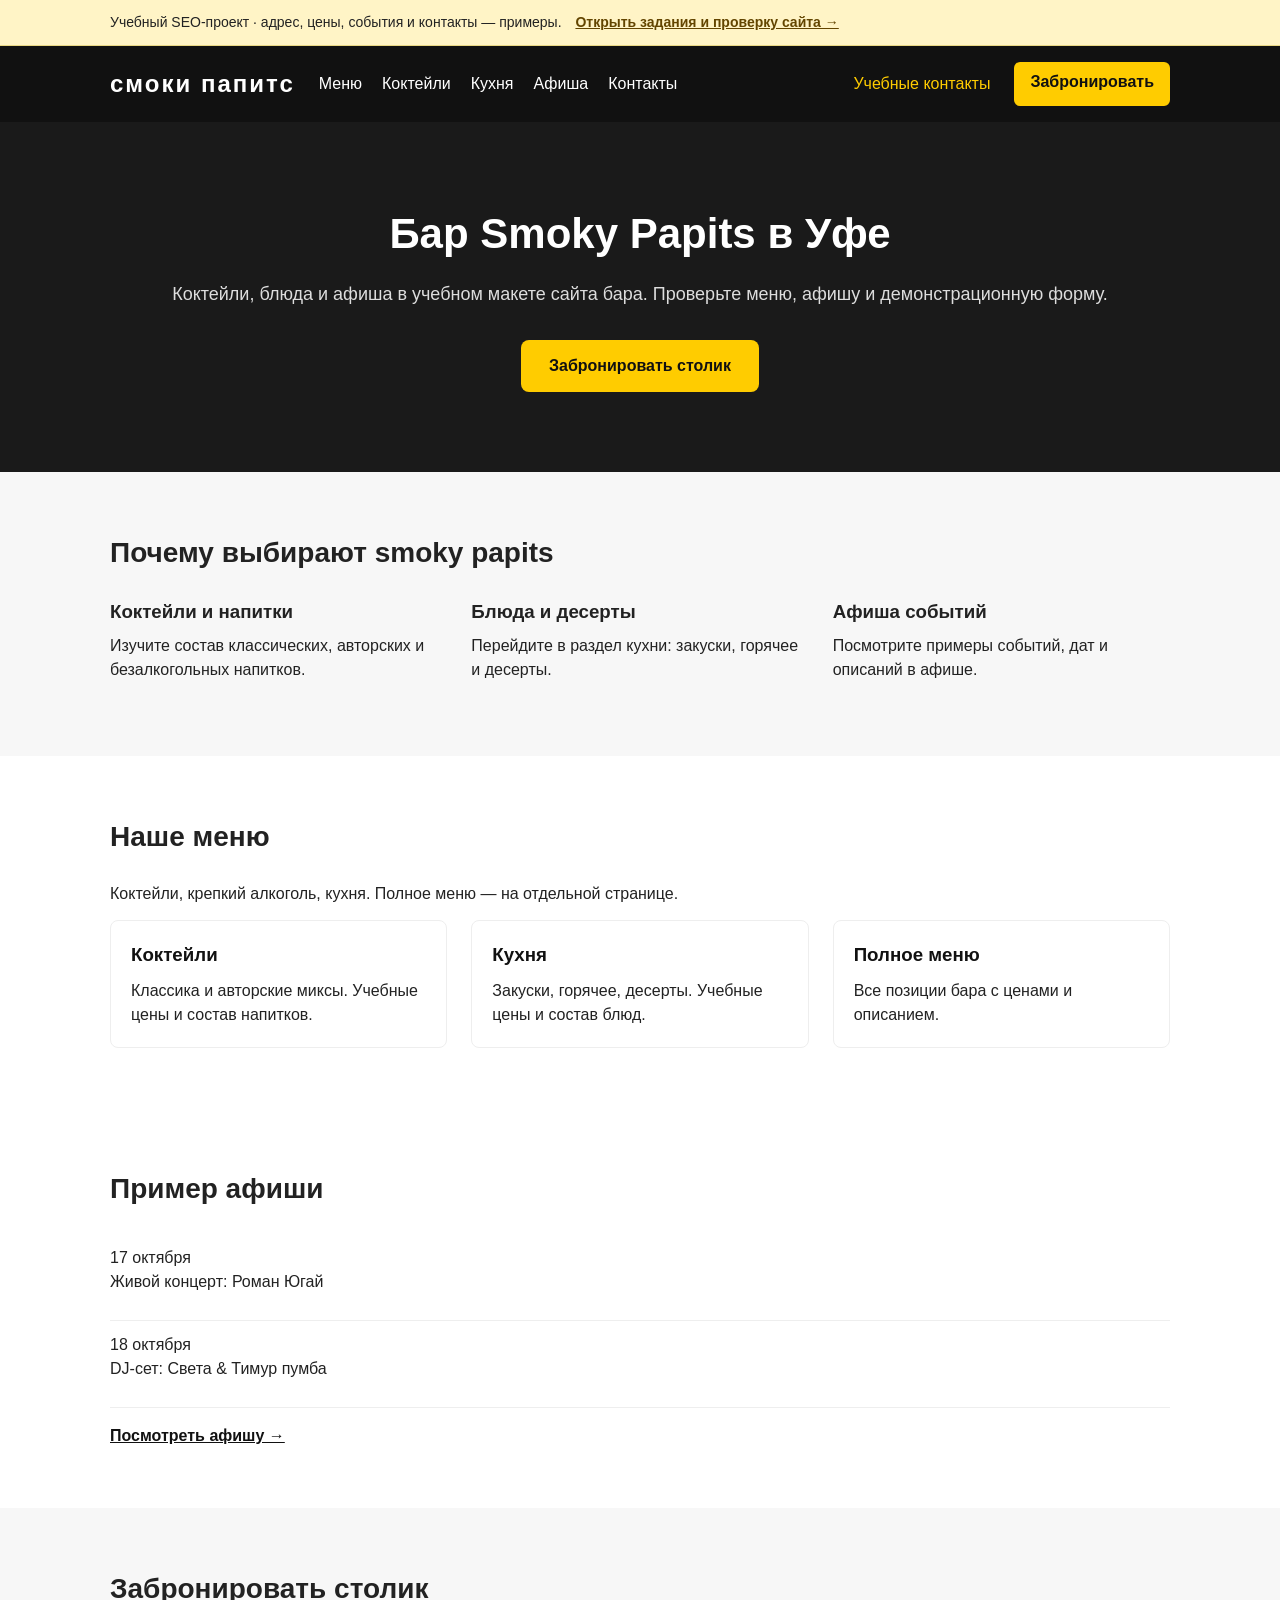
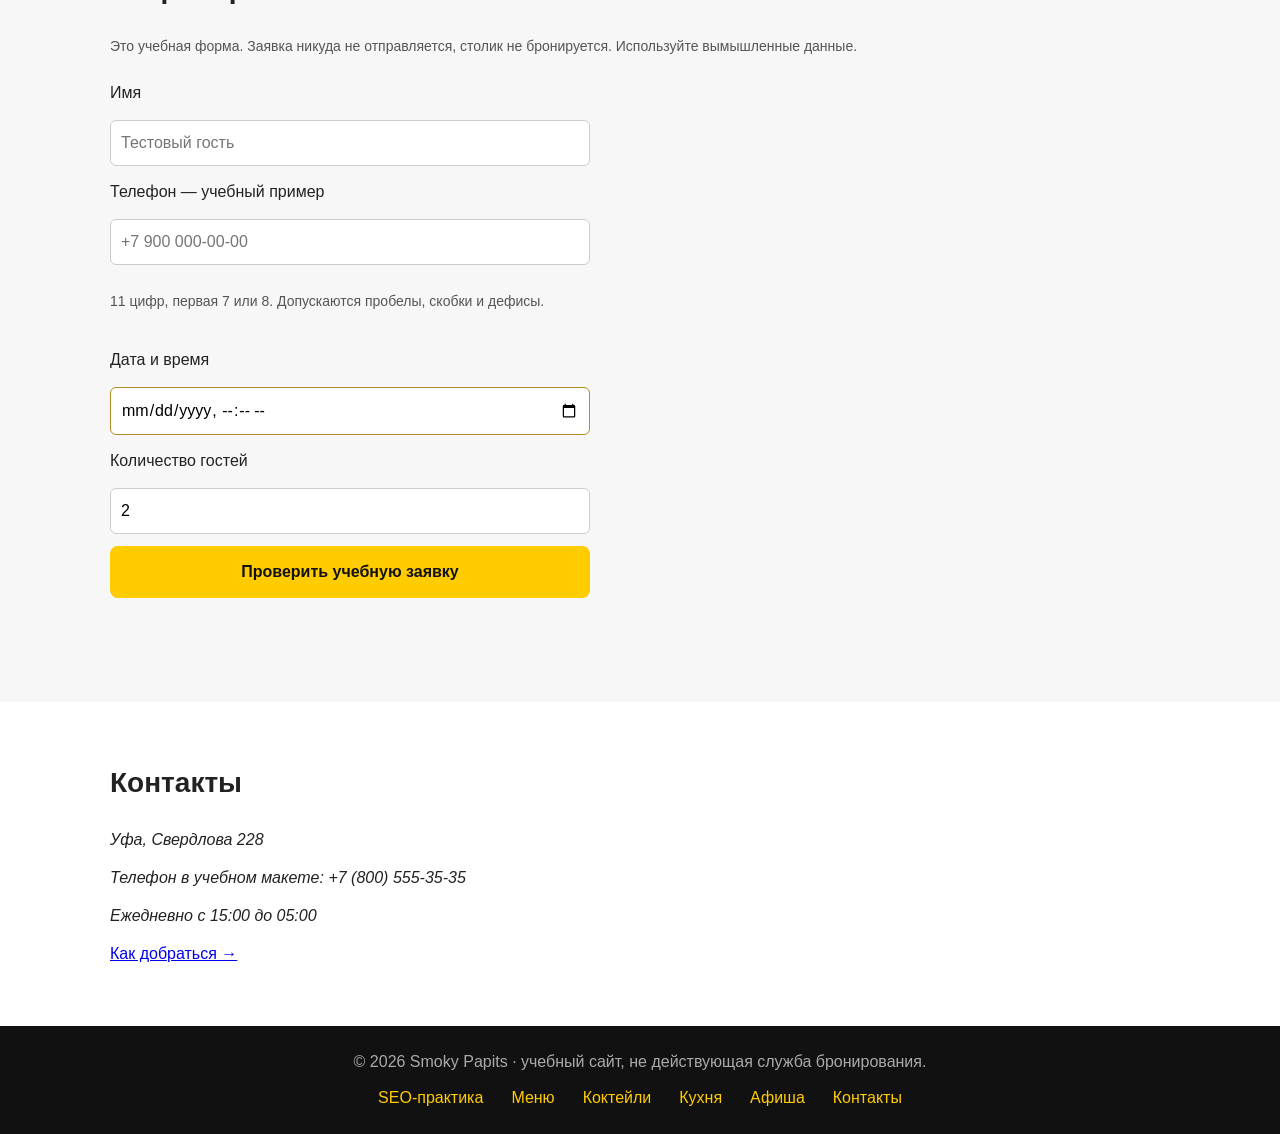
<file: index.html>
<!DOCTYPE html>
<html lang="ru">
<head>
  <meta charset="UTF-8">
  <meta name="viewport" content="width=device-width, initial-scale=1.0">
  <meta name="theme-color" content="#111111">

  <!-- SEO: понятный уникальный title; жёсткого лимита в символах нет. -->
  <title>Бар Smoky Papits в Уфе — меню, коктейли и афиша</title>

  <!-- SEO: описание содержания страницы; поиск может сформировать другой сниппет. -->
  <meta name="description" content="Учебный сайт бара Smoky Papits в Уфе: меню, коктейли, кухня, афиша и контакты. Демонстрационные цены и условия; бронирования не принимаются.">

  <!-- SEO: предпочтительный адрес текущей страницы на GitHub Pages. -->
  <link rel="canonical" href="https://sd334.github.io/smoky-papits-site/">

  <!-- Соцсети (Open Graph) -->
  <meta property="og:title" content="Бар Smoky Papits в Уфе — меню, коктейли и афиша">
  <meta property="og:description" content="Учебный сайт бара Smoky Papits в Уфе: меню, коктейли, кухня, афиша и контакты. Демонстрационные цены и условия; бронирования не принимаются.">
  <meta property="og:type" content="website">
  <meta property="og:url" content="https://sd334.github.io/smoky-papits-site/">
  <meta property="og:locale" content="ru_RU">

  <!-- Учебный макет: не публикуем вымышленные сведения как реальный LocalBusiness. -->
  <script type="application/ld+json">{
  "@context": "https://schema.org",
  "@type": "WebSite",
  "name": "Smoky Papits — учебный SEO-проект",
  "url": "https://sd334.github.io/smoky-papits-site/",
  "inLanguage": "ru",
  "description": "Учебный макет сайта бара для практики SEO."
}</script>

<link rel="icon" href="favicon.svg" type="image/svg+xml">
  <link rel="stylesheet" href="style.css">
</head>
<body>
  <a class="skip-link" href="#main">К содержимому</a>
  <div class="project-notice"><div class="container">Учебный SEO-проект · адрес, цены, события и контакты — примеры. <a href="seo-practice.html">Открыть задания и проверку сайта →</a></div></div>

  <!-- HEADER -->
  <header class="site-header">
    <div class="container">
      <a href="index.html" class="logo" aria-label="Бар смоки папитс — на главную">смоки папитс</a>

      <nav aria-label="Основное меню">
        <ul class="nav-list">
          <li><a href="menu.html">Меню</a></li>
          <li><a href="cocktails.html">Коктейли</a></li>
          <li><a href="kitchen.html">Кухня</a></li>
          <li><a href="events.html">Афиша</a></li>
          <li><a href="contacts.html">Контакты</a></li>
        </ul>
      </nav>

      <a href="contacts.html" class="phone">Учебные контакты</a>
      <a href="#booking" class="btn-book">Забронировать</a>
    </div>
  </header>

  <main id="main">

    <!-- HERO -->
    <section class="hero">
      <div class="container">
        <h1>Бар Smoky Papits в Уфе</h1>
        <p>Коктейли, блюда и афиша в учебном макете сайта бара. Проверьте меню, афишу и демонстрационную форму.</p>
        <a href="#booking" class="btn-primary">Забронировать столик</a>
      </div>
    </section>

    <!-- ПРЕИМУЩЕСТВА -->
    <section class="features">
      <div class="container">
        <h2>Почему выбирают smoky papits</h2>
        <ul class="features-list">
          <li>
            <h3>Коктейли и напитки</h3>
            <p>Изучите состав классических, авторских и безалкогольных напитков.</p>
          </li>
          <li>
            <h3>Блюда и десерты</h3>
            <p>Перейдите в раздел кухни: закуски, горячее и десерты.</p>
          </li>
          <li>
            <h3>Афиша событий</h3>
            <p>Посмотрите примеры событий, дат и описаний в афише.</p>
          </li>
        </ul>
      </div>
    </section>

    <!-- МЕНЮ-ПРЕВЬЮ -->
    <section class="menu-preview">
      <div class="container">
        <h2>Наше меню</h2>
        <p>Коктейли, крепкий алкоголь, кухня. Полное меню — на отдельной странице.</p>

        <div class="menu-grid">
          <article class="menu-card">
            <h3><a href="cocktails.html">Коктейли</a></h3>
            <p>Классика и авторские миксы. Учебные цены и состав напитков.</p>
          </article>

          <article class="menu-card">
            <h3><a href="kitchen.html">Кухня</a></h3>
            <p>Закуски, горячее, десерты. Учебные цены и состав блюд.</p>
          </article>

          <article class="menu-card">
            <h3><a href="menu.html">Полное меню</a></h3>
            <p>Все позиции бара с ценами и описанием.</p>
          </article>
        </div>
      </div>
    </section>

    <!-- АФИША -->
    <section class="events-preview">
      <div class="container">
        <h2>Пример афиши</h2>
        <ul class="events-list">
          <li>
            <time datetime="2026-10-17">17 октября</time>
            <p>Живой концерт: Роман Югай </p>
          </li>
          <li>
            <time datetime="2026-10-18">18 октября</time>
            <p>DJ-сет: Света &amp; Тимур пумба</p>
          </li>
        </ul>
        <a href="events.html" class="link-more">Посмотреть афишу →</a>
      </div>
    </section>

    <!-- БРОНИРОВАНИЕ -->
    <section id="booking" class="booking">
      <div class="container">
        <h2>Забронировать столик</h2>
        <p class="form-help">Это учебная форма. Заявка никуда не отправляется, столик не бронируется. Используйте вымышленные данные.</p>
        <form id="booking-form" action="#booking" method="post">
          <label for="name">Имя</label>
          <input type="text" id="name" name="name" maxlength="80" autocomplete="off" placeholder="Тестовый гость" required>

          <label for="phone">Телефон — учебный пример</label>
          <input type="tel" id="phone" name="phone" maxlength="24" inputmode="tel" autocomplete="off" placeholder="+7 900 000-00-00" aria-describedby="phone-help" required>

          <p id="phone-help" class="form-help">11 цифр, первая 7 или 8. Допускаются пробелы, скобки и дефисы.</p>
          <label for="date">Дата и время</label>
          <input type="datetime-local" id="date" name="date" required>

          <label for="guests">Количество гостей</label>
          <input type="number" id="guests" name="guests" min="1" max="20" step="1" value="2" required>

          <button id="booking-submit" type="submit" class="btn-primary" disabled>Проверить учебную заявку</button>
          <p id="booking-result" role="status" aria-live="polite"></p>
          <noscript><p>Для проверки формы включите JavaScript. На этом учебном сайте заявки не отправляются.</p></noscript>
        </form>
      </div>
    </section>

    <!-- КОНТАКТЫ -->
    <section class="contacts-preview">
      <div class="container">
        <h2>Контакты</h2>
        <address>
          <p>Уфа, Свердлова 228</p>
          <p><span>Телефон в учебном макете: +7 (800) 555-35-35</span></p>
          <p>Ежедневно с 15:00 до 05:00</p>
        </address>
        <a href="contacts.html">Как добраться →</a>
      </div>
    </section>

  </main>

  <!-- FOOTER -->
  <footer class="site-footer">
    <div class="container">
      <p>© 2026 Smoky Papits · учебный сайт, не действующая служба бронирования.</p>
      <nav aria-label="Футер">
        <a href="seo-practice.html">SEO-практика</a>
        <a href="menu.html">Меню</a>
        <a href="cocktails.html">Коктейли</a>
        <a href="kitchen.html">Кухня</a>
        <a href="events.html">Афиша</a>
        <a href="contacts.html">Контакты</a>
      </nav>
    </div>
  </footer>

  <script src="js/script.js" defer></script>
</body>
</html>
</file>
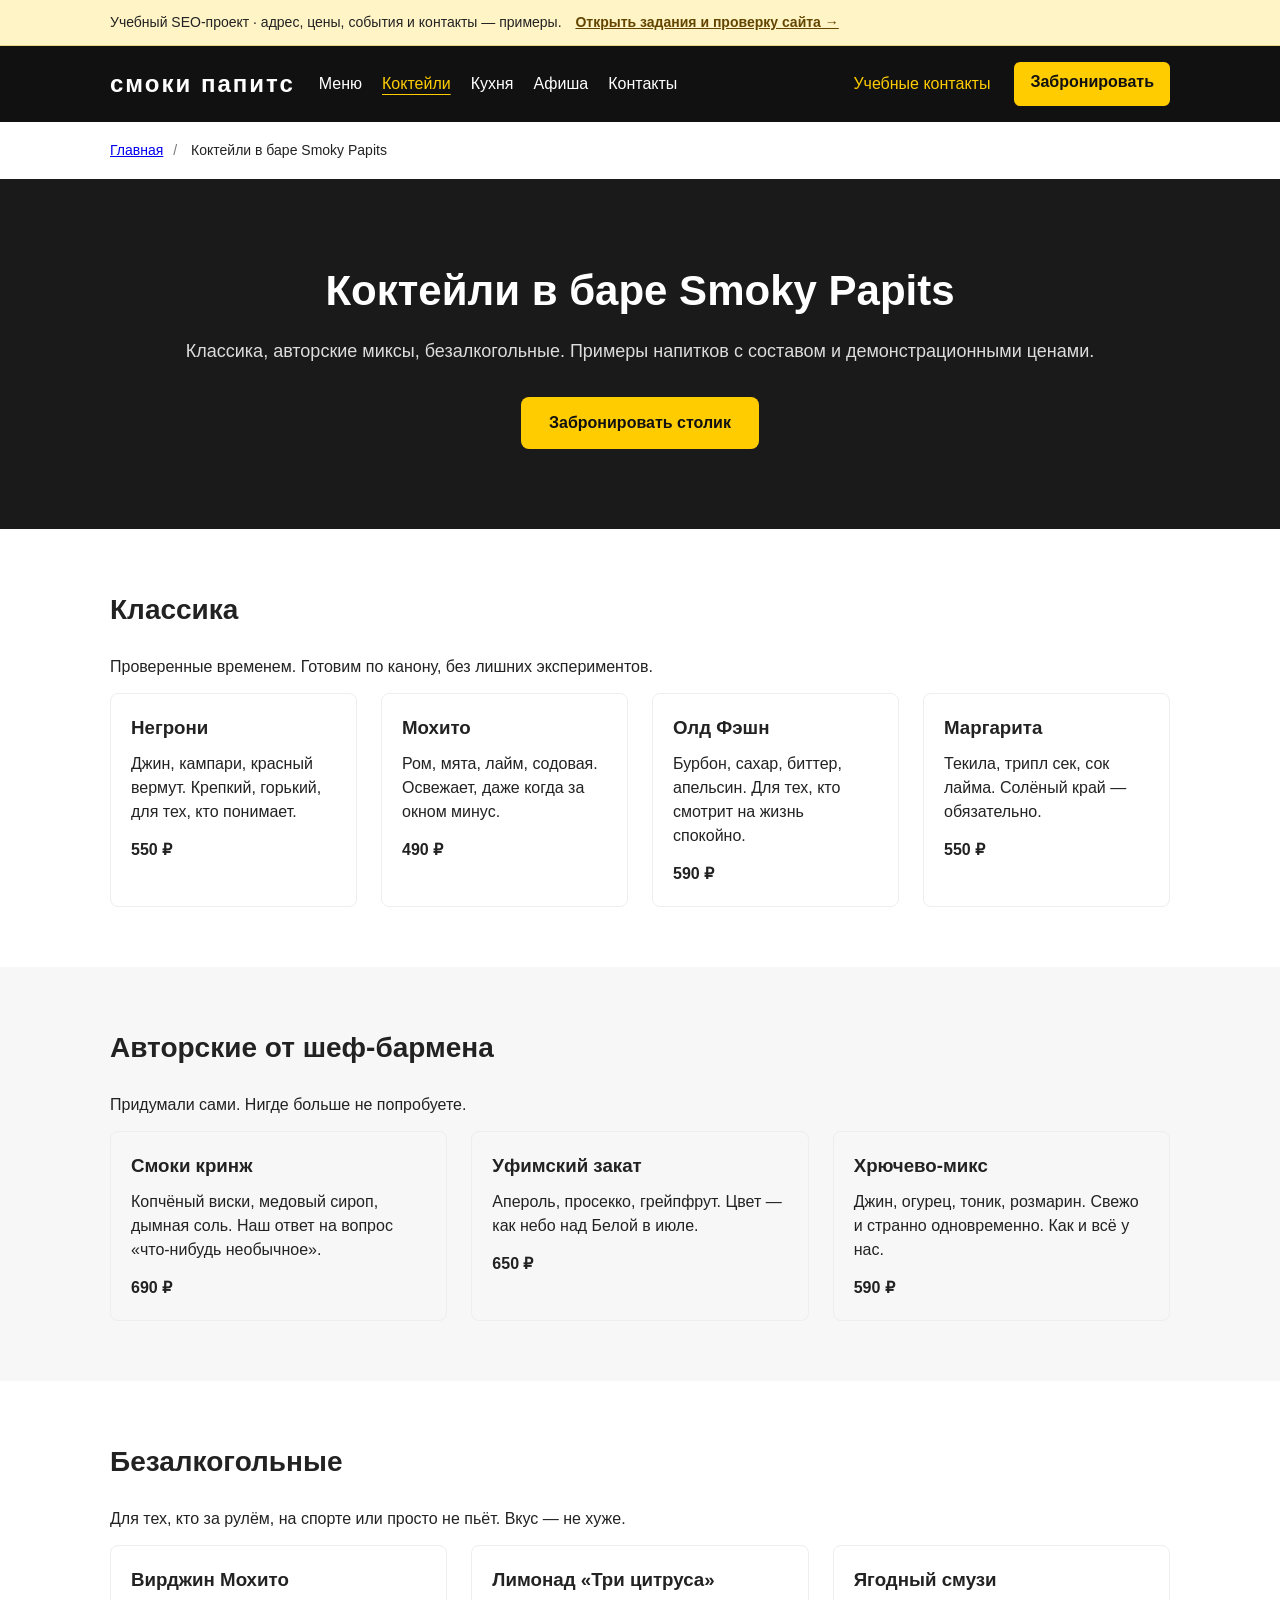
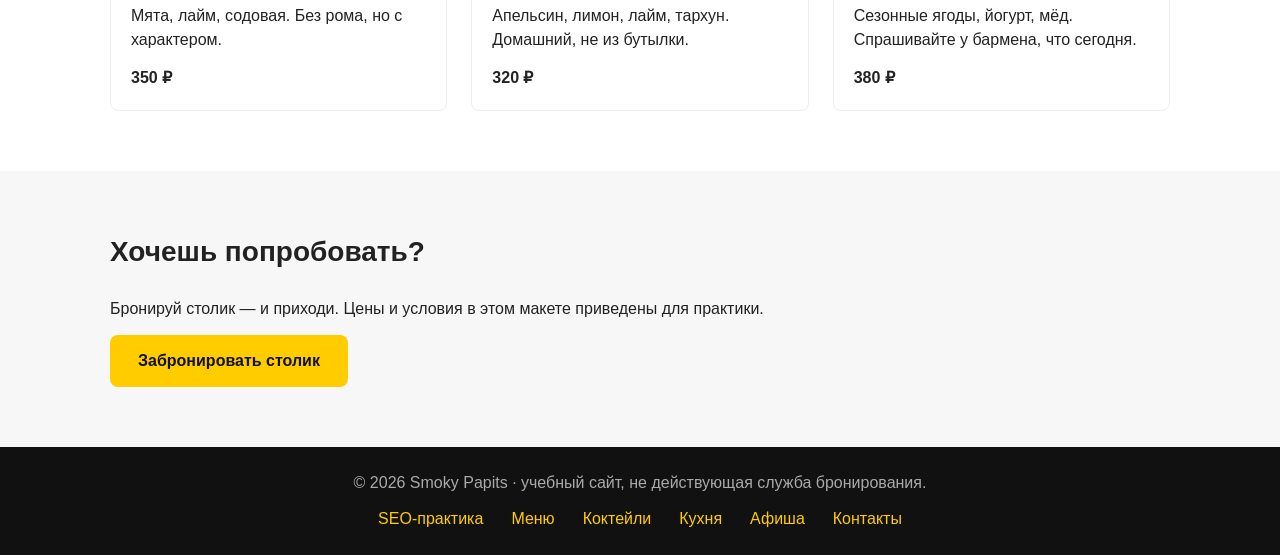
<file: cocktails.html>
<!DOCTYPE html>
<html lang="ru">
<head>
  <meta charset="UTF-8">
  <meta name="viewport" content="width=device-width, initial-scale=1.0">
  <meta name="theme-color" content="#111111">

  <!-- SEO -->
  <title>Коктейли Smoky Papits в Уфе — карта и состав</title>
  <meta name="description" content="Учебная коктейльная карта Smoky Papits: классические, авторские и безалкогольные напитки. Состав и демонстрационные цены.">

  <link rel="canonical" href="https://sd334.github.io/smoky-papits-site/cocktails.html">

  <!-- Open Graph -->
  <meta property="og:title" content="Коктейли Smoky Papits в Уфе — карта и состав">
  <meta property="og:description" content="Учебная коктейльная карта Smoky Papits: классические, авторские и безалкогольные напитки. Состав и демонстрационные цены.">
  <meta property="og:type" content="website">
  <meta property="og:url" content="https://sd334.github.io/smoky-papits-site/cocktails.html">
  <meta property="og:locale" content="ru_RU">

  <link rel="icon" href="favicon.svg" type="image/svg+xml">
  <link rel="stylesheet" href="style.css">
</head>
<body>
  <a class="skip-link" href="#main">К содержимому</a>
  <div class="project-notice"><div class="container">Учебный SEO-проект · адрес, цены, события и контакты — примеры. <a href="seo-practice.html">Открыть задания и проверку сайта →</a></div></div>

  <!-- HEADER -->
  <header class="site-header">
    <div class="container">
      <a href="index.html" class="logo" aria-label="Бар смоки папитс — на главную">смоки папитс</a>

      <nav aria-label="Основное меню">
        <ul class="nav-list">
          <li><a href="menu.html">Меню</a></li>
          <li><a href="cocktails.html" aria-current="page">Коктейли</a></li>
          <li><a href="kitchen.html">Кухня</a></li>
          <li><a href="events.html">Афиша</a></li>
          <li><a href="contacts.html">Контакты</a></li>
        </ul>
      </nav>

      <a href="contacts.html" class="phone">Учебные контакты</a>
      <a href="index.html#booking" class="btn-book">Забронировать</a>
    </div>
  </header>

  <main id="main">
  <nav class="breadcrumbs container" aria-label="Хлебные крошки"><ol><li><a href="index.html">Главная</a></li><li aria-current="page">Коктейли в баре Smoky Papits</li></ol></nav>


    <!-- HERO -->
    <section class="hero">
      <div class="container">
        <h1>Коктейли в баре Smoky Papits</h1>
        <p>Классика, авторские миксы, безалкогольные. Примеры напитков с составом и демонстрационными ценами.</p>
        <a href="index.html#booking" class="btn-primary">Забронировать столик</a>
      </div>
    </section>

    <!-- КЛАССИКА -->
    <section class="menu-preview">
      <div class="container">
        <h2>Классика</h2>
        <p>Проверенные временем. Готовим по канону, без лишних экспериментов.</p>

        <div class="menu-grid">
          <article class="menu-card">
            <h3>Негрони</h3>
            <p>Джин, кампари, красный вермут. Крепкий, горький, для тех, кто понимает.</p>
            <p><strong>550 ₽</strong></p>
          </article>

          <article class="menu-card">
            <h3>Мохито</h3>
            <p>Ром, мята, лайм, содовая. Освежает, даже когда за окном минус.</p>
            <p><strong>490 ₽</strong></p>
          </article>

          <article class="menu-card">
            <h3>Олд Фэшн</h3>
            <p>Бурбон, сахар, биттер, апельсин. Для тех, кто смотрит на жизнь спокойно.</p>
            <p><strong>590 ₽</strong></p>
          </article>

          <article class="menu-card">
            <h3>Маргарита</h3>
            <p>Текила, трипл сек, сок лайма. Солёный край — обязательно.</p>
            <p><strong>550 ₽</strong></p>
          </article>
        </div>
      </div>
    </section>

    <!-- АВТОРСКИЕ -->
    <section class="features">
      <div class="container">
        <h2>Авторские от шеф-бармена</h2>
        <p>Придумали сами. Нигде больше не попробуете.</p>

        <div class="menu-grid">
          <article class="menu-card">
            <h3>Смоки кринж</h3>
            <p>Копчёный виски, медовый сироп, дымная соль. Наш ответ на вопрос «что-нибудь необычное».</p>
            <p><strong>690 ₽</strong></p>
          </article>

          <article class="menu-card">
            <h3>Уфимский закат</h3>
            <p>Апероль, просекко, грейпфрут. Цвет — как небо над Белой в июле.</p>
            <p><strong>650 ₽</strong></p>
          </article>

          <article class="menu-card">
            <h3>Хрючево-микс</h3>
            <p>Джин, огурец, тоник, розмарин. Свежо и странно одновременно. Как и всё у нас.</p>
            <p><strong>590 ₽</strong></p>
          </article>
        </div>
      </div>
    </section>

    <!-- БЕЗАЛКОГОЛЬНЫЕ -->
    <section class="menu-preview">
      <div class="container">
        <h2>Безалкогольные</h2>
        <p>Для тех, кто за рулём, на спорте или просто не пьёт. Вкус — не хуже.</p>

        <div class="menu-grid">
          <article class="menu-card">
            <h3>Вирджин Мохито</h3>
            <p>Мята, лайм, содовая. Без рома, но с характером.</p>
            <p><strong>350 ₽</strong></p>
          </article>

          <article class="menu-card">
            <h3>Лимонад «Три цитруса»</h3>
            <p>Апельсин, лимон, лайм, тархун. Домашний, не из бутылки.</p>
            <p><strong>320 ₽</strong></p>
          </article>

          <article class="menu-card">
            <h3>Ягодный смузи</h3>
            <p>Сезонные ягоды, йогурт, мёд. Спрашивайте у бармена, что сегодня.</p>
            <p><strong>380 ₽</strong></p>
          </article>
        </div>
      </div>
    </section>

    <!-- CTA -->
    <section class="booking">
      <div class="container">
        <h2>Хочешь попробовать?</h2>
        <p>Бронируй столик — и приходи. Цены и условия в этом макете приведены для практики.</p>
        <a href="index.html#booking" class="btn-primary">Забронировать столик</a>
      </div>
    </section>

  </main>

  <!-- FOOTER -->
  <footer class="site-footer">
    <div class="container">
      <p>© 2026 Smoky Papits · учебный сайт, не действующая служба бронирования.</p>
      <nav aria-label="Футер">
        <a href="seo-practice.html">SEO-практика</a>
        <a href="menu.html">Меню</a>
        <a href="cocktails.html">Коктейли</a>
        <a href="kitchen.html">Кухня</a>
        <a href="events.html">Афиша</a>
        <a href="contacts.html">Контакты</a>
      </nav>
    </div>
  </footer>

  <script src="js/script.js" defer></script>
</body>
</html>
</file>
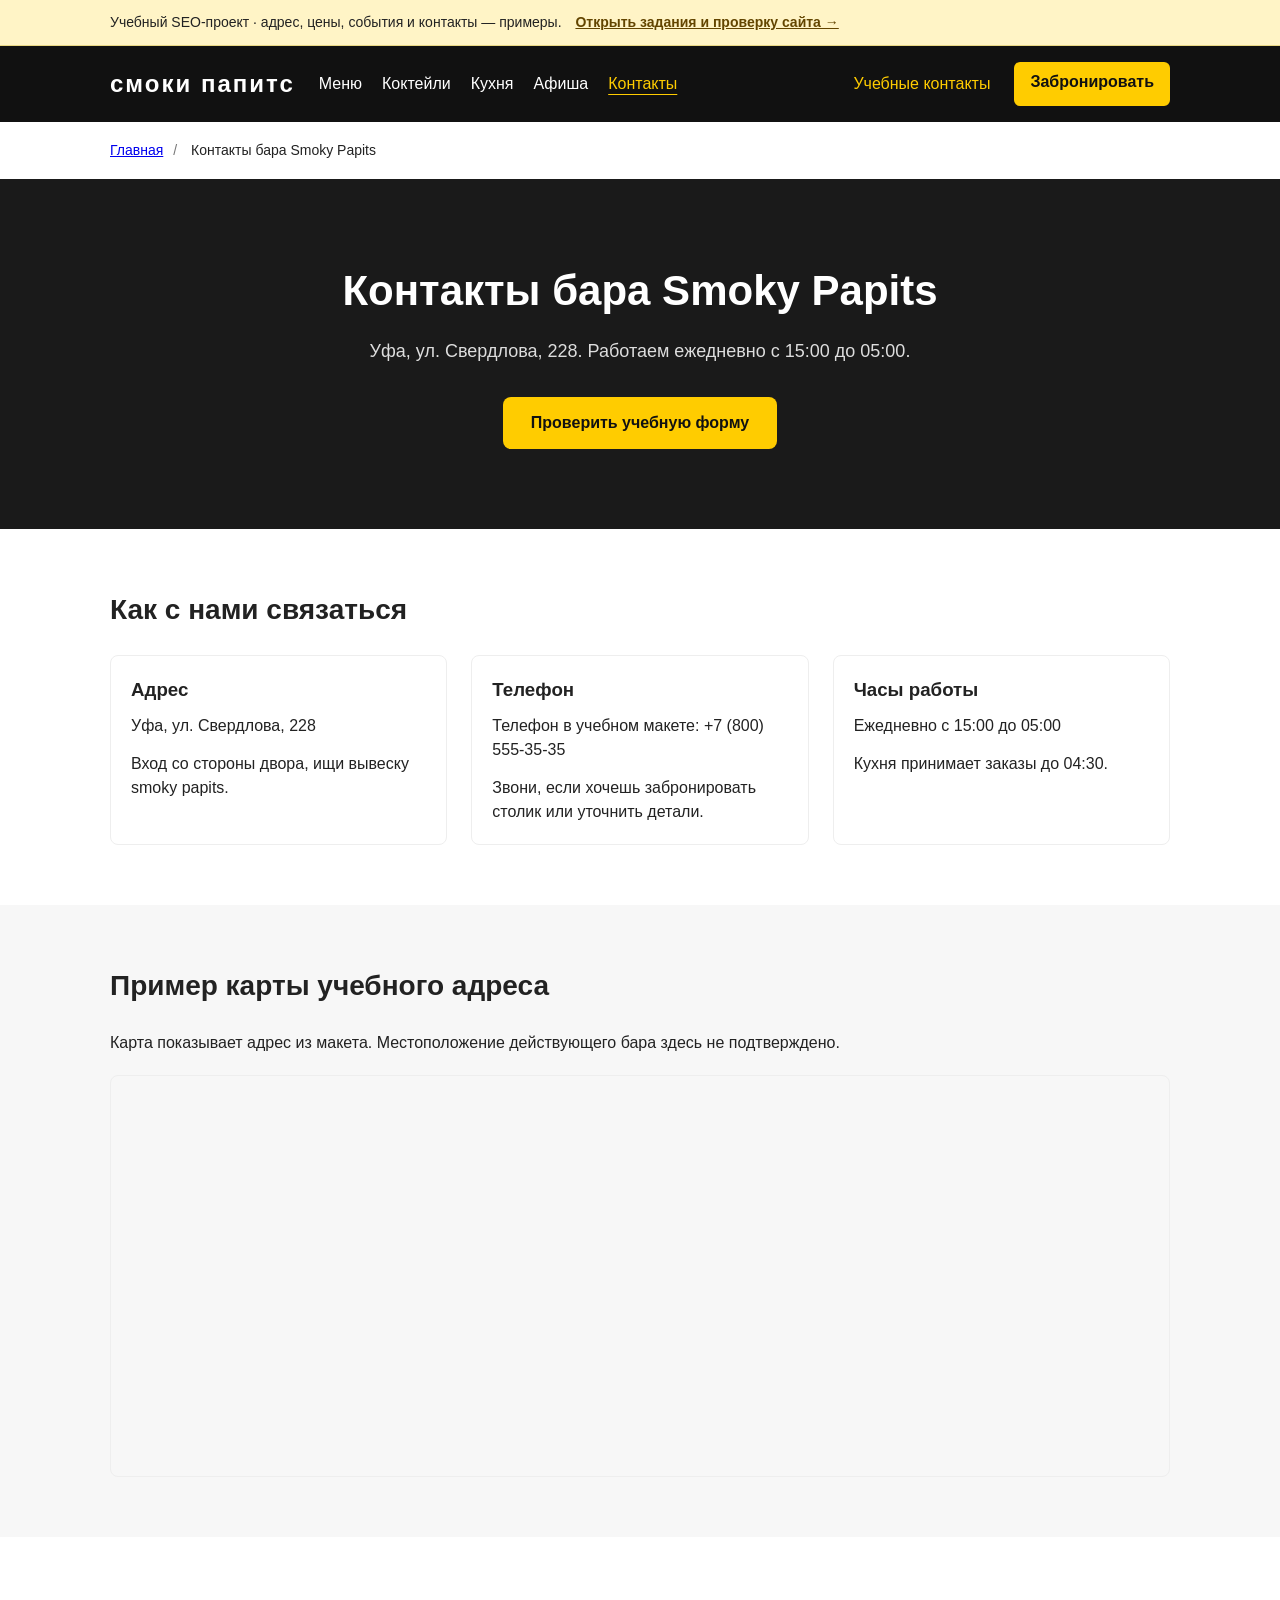
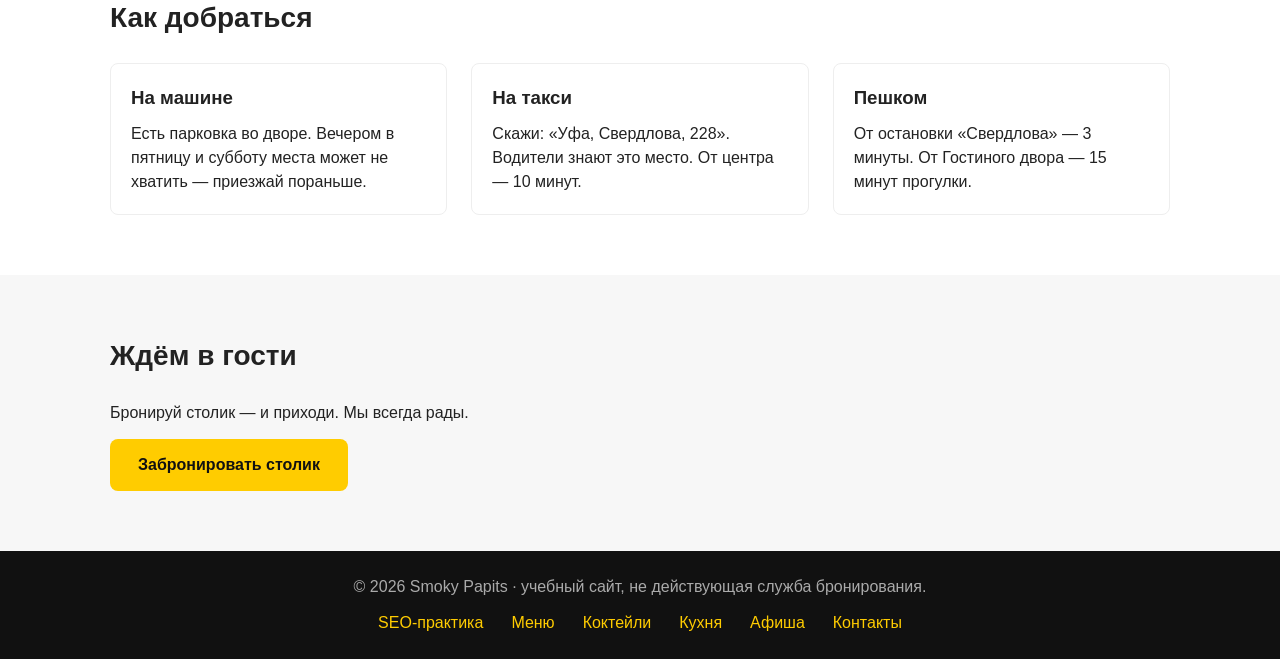
<file: contacts.html>
<!DOCTYPE html>
<html lang="ru">
<head>
  <meta charset="UTF-8">
  <meta name="viewport" content="width=device-width, initial-scale=1.0">
  <meta name="theme-color" content="#111111">

  <!-- SEO -->
  <title>Контакты Smoky Papits в Уфе — учебный пример</title>
  <meta name="description" content="Пример страницы контактов бара Smoky Papits: адрес, график и карта. Все сведения демонстрационные и требуют проверки перед реальной публикацией.">

  <link rel="canonical" href="https://sd334.github.io/smoky-papits-site/contacts.html">

  <!-- Open Graph -->
  <meta property="og:title" content="Контакты Smoky Papits в Уфе — учебный пример">
  <meta property="og:description" content="Пример страницы контактов бара Smoky Papits: адрес, график и карта. Все сведения демонстрационные и требуют проверки перед реальной публикацией.">
  <meta property="og:type" content="website">
  <meta property="og:url" content="https://sd334.github.io/smoky-papits-site/contacts.html">
  <meta property="og:locale" content="ru_RU">

  <link rel="icon" href="favicon.svg" type="image/svg+xml">
  <link rel="stylesheet" href="style.css">
</head>
<body>
  <a class="skip-link" href="#main">К содержимому</a>
  <div class="project-notice"><div class="container">Учебный SEO-проект · адрес, цены, события и контакты — примеры. <a href="seo-practice.html">Открыть задания и проверку сайта →</a></div></div>

  <!-- HEADER -->
  <header class="site-header">
    <div class="container">
      <a href="index.html" class="logo" aria-label="Бар смоки папитс — на главную">смоки папитс</a>

      <nav aria-label="Основное меню">
        <ul class="nav-list">
          <li><a href="menu.html">Меню</a></li>
          <li><a href="cocktails.html">Коктейли</a></li>
          <li><a href="kitchen.html">Кухня</a></li>
          <li><a href="events.html">Афиша</a></li>
          <li><a href="contacts.html" aria-current="page">Контакты</a></li>
        </ul>
      </nav>

      <a href="contacts.html" class="phone">Учебные контакты</a>
      <a href="index.html#booking" class="btn-book">Забронировать</a>
    </div>
  </header>

  <main id="main">
  <nav class="breadcrumbs container" aria-label="Хлебные крошки"><ol><li><a href="index.html">Главная</a></li><li aria-current="page">Контакты бара Smoky Papits</li></ol></nav>


    <!-- HERO -->
    <section class="hero">
      <div class="container">
        <h1>Контакты бара Smoky Papits</h1>
        <p>Уфа, ул. Свердлова, 228. Работаем ежедневно с 15:00 до 05:00.</p>
        <a href="index.html#booking" class="btn-primary">Проверить учебную форму</a>
      </div>
    </section>

    <!-- КОНТАКТЫ -->
    <section class="menu-preview">
      <div class="container">
        <h2>Как с нами связаться</h2>

        <div class="menu-grid">
          <article class="menu-card">
            <h3>Адрес</h3>
            <p>Уфа, ул. Свердлова, 228</p>
            <p>Вход со стороны двора, ищи вывеску smoky papits.</p>
          </article>

          <article class="menu-card">
            <h3>Телефон</h3>
            <p><span>Телефон в учебном макете: +7 (800) 555-35-35</span></p>
            <p>Звони, если хочешь забронировать столик или уточнить детали.</p>
          </article>

          <article class="menu-card">
            <h3>Часы работы</h3>
            <p>Ежедневно с 15:00 до 05:00</p>
            <p>Кухня принимает заказы до 04:30.</p>
          </article>
        </div>
      </div>
    </section>

    <!-- КАРТА -->
    <section class="features">
      <div class="container">
        <h2>Пример карты учебного адреса</h2>
        <p>Карта показывает адрес из макета. Местоположение действующего бара здесь не подтверждено.</p>
        <div class="map-wrapper">
          <iframe src="https://yandex.ru/map-widget/v1/?text=%D0%A3%D1%84%D0%B0%2C%20%D0%A1%D0%B2%D0%B5%D1%80%D0%B4%D0%BB%D0%BE%D0%B2%D0%B0%20228&amp;z=17" width="100%" height="400" loading="lazy" title="Пример карты: Уфа, Свердлова, 228"></iframe>
        </div>
      </div>
    </section>
    <!-- КАК ДОБРАТЬСЯ -->
    <section class="menu-preview">
      <div class="container">
        <h2>Как добраться</h2>

        <div class="menu-grid">
          <article class="menu-card">
            <h3>На машине</h3>
            <p>Есть парковка во дворе. Вечером в пятницу и субботу места может не хватить — приезжай пораньше.</p>
          </article>

          <article class="menu-card">
            <h3>На такси</h3>
            <p>Скажи: «Уфа, Свердлова, 228». Водители знают это место. От центра — 10 минут.</p>
          </article>

          <article class="menu-card">
            <h3>Пешком</h3>
            <p>От остановки «Свердлова» — 3 минуты. От Гостиного двора — 15 минут прогулки.</p>
          </article>
        </div>
      </div>
    </section>

    <!-- CTA -->
    <section class="booking">
      <div class="container">
        <h2>Ждём в гости</h2>
        <p>Бронируй столик — и приходи. Мы всегда рады.</p>
        <a href="index.html#booking" class="btn-primary">Забронировать столик</a>
      </div>
    </section>

  </main>

  <!-- FOOTER -->
  <footer class="site-footer">
    <div class="container">
      <p>© 2026 Smoky Papits · учебный сайт, не действующая служба бронирования.</p>
      <nav aria-label="Футер">
        <a href="seo-practice.html">SEO-практика</a>
        <a href="menu.html">Меню</a>
        <a href="cocktails.html">Коктейли</a>
        <a href="kitchen.html">Кухня</a>
        <a href="events.html">Афиша</a>
        <a href="contacts.html">Контакты</a>
      </nav>
    </div>
  </footer>

  <script src="js/script.js" defer></script>
</body>
</html>
</file>
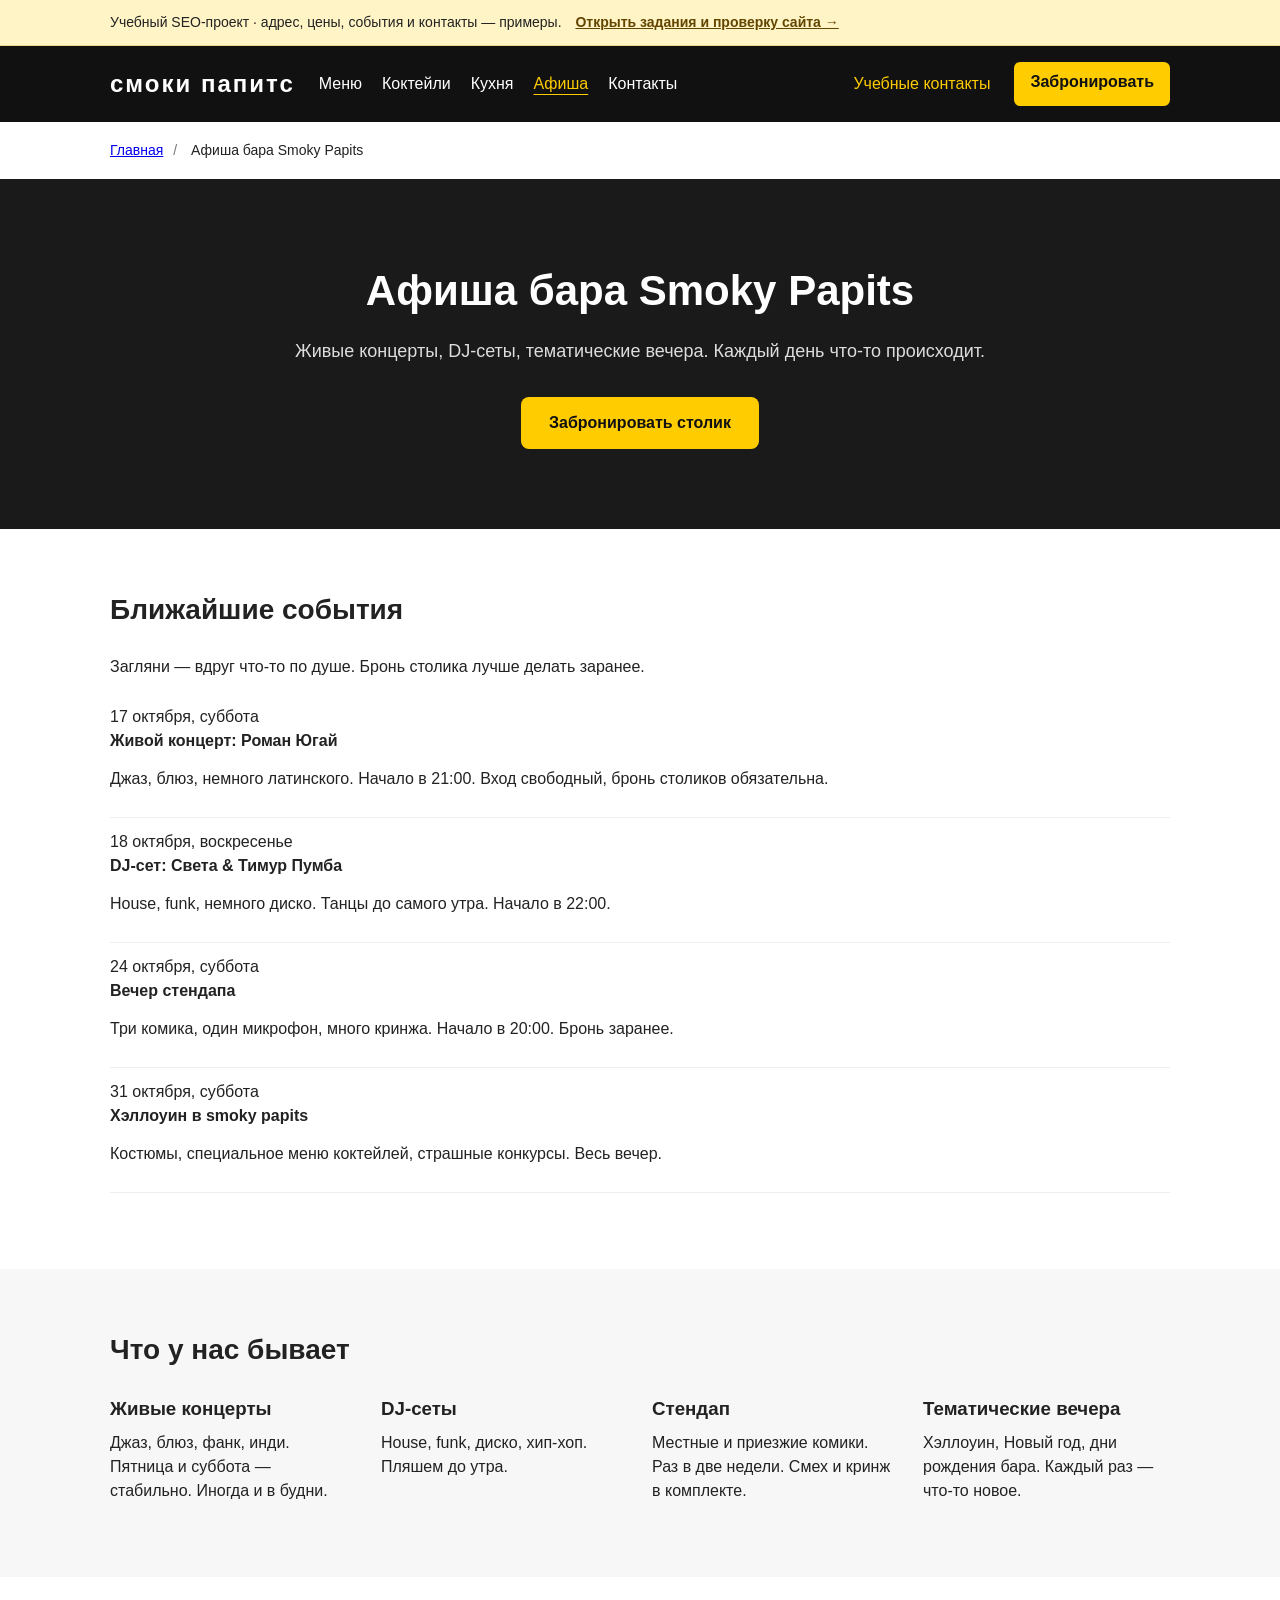
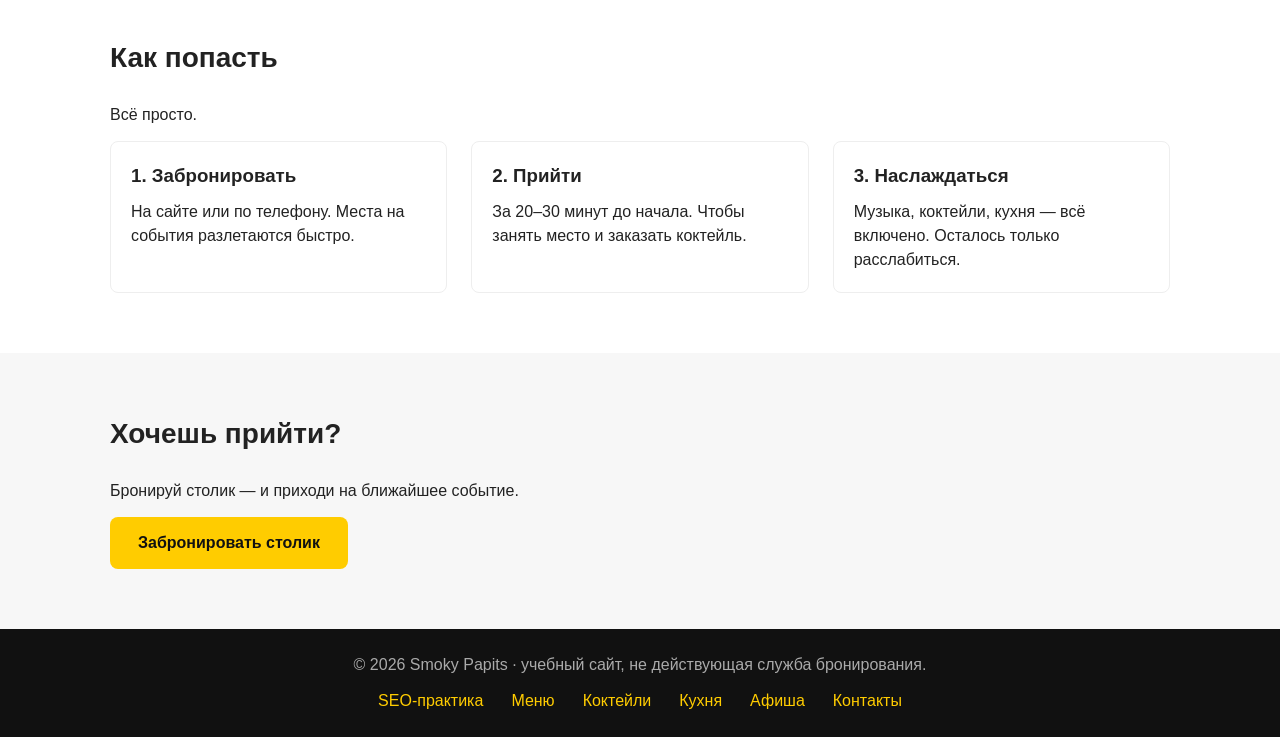
<file: events.html>
<!DOCTYPE html>
<html lang="ru">
<head>
  <meta charset="UTF-8">
  <meta name="viewport" content="width=device-width, initial-scale=1.0">
  <meta name="theme-color" content="#111111">

  <!-- SEO -->
  <title>Афиша Smoky Papits в Уфе — пример событий бара</title>
  <meta name="description" content="Учебная афиша Smoky Papits: примеры концертов, DJ-сетов и тематических вечеров. Даты и условия приведены для SEO-практики.">

  <link rel="canonical" href="https://sd334.github.io/smoky-papits-site/events.html">

  <!-- Open Graph -->
  <meta property="og:title" content="Афиша Smoky Papits в Уфе — пример событий бара">
  <meta property="og:description" content="Учебная афиша Smoky Papits: примеры концертов, DJ-сетов и тематических вечеров. Даты и условия приведены для SEO-практики.">
  <meta property="og:type" content="website">
  <meta property="og:url" content="https://sd334.github.io/smoky-papits-site/events.html">
  <meta property="og:locale" content="ru_RU">

  <link rel="icon" href="favicon.svg" type="image/svg+xml">
  <link rel="stylesheet" href="style.css">
</head>
<body>
  <a class="skip-link" href="#main">К содержимому</a>
  <div class="project-notice"><div class="container">Учебный SEO-проект · адрес, цены, события и контакты — примеры. <a href="seo-practice.html">Открыть задания и проверку сайта →</a></div></div>

  <!-- HEADER -->
  <header class="site-header">
    <div class="container">
      <a href="index.html" class="logo" aria-label="Бар смоки папитс — на главную">смоки папитс</a>

      <nav aria-label="Основное меню">
        <ul class="nav-list">
          <li><a href="menu.html">Меню</a></li>
          <li><a href="cocktails.html">Коктейли</a></li>
          <li><a href="kitchen.html">Кухня</a></li>
          <li><a href="events.html" aria-current="page">Афиша</a></li>
          <li><a href="contacts.html">Контакты</a></li>
        </ul>
      </nav>

      <a href="contacts.html" class="phone">Учебные контакты</a>
      <a href="index.html#booking" class="btn-book">Забронировать</a>
    </div>
  </header>

  <main id="main">
  <nav class="breadcrumbs container" aria-label="Хлебные крошки"><ol><li><a href="index.html">Главная</a></li><li aria-current="page">Афиша бара Smoky Papits</li></ol></nav>


    <!-- HERO -->
    <section class="hero">
      <div class="container">
        <h1>Афиша бара Smoky Papits</h1>
        <p>Живые концерты, DJ-сеты, тематические вечера. Каждый день что-то происходит.</p>
        <a href="index.html#booking" class="btn-primary">Забронировать столик</a>
      </div>
    </section>

    <!-- БЛИЖАЙШИЕ СОБЫТИЯ -->
    <section class="menu-preview">
      <div class="container">
        <h2>Ближайшие события</h2>
        <p>Загляни — вдруг что-то по душе. Бронь столика лучше делать заранее.</p>

        <ul class="events-list">
          <li>
            <time datetime="2026-10-17">17 октября, суббота</time>
            <p><strong>Живой концерт: Роман Югай</strong></p>
            <p>Джаз, блюз, немного латинского. Начало в 21:00. Вход свободный, бронь столиков обязательна.</p>
          </li>
          <li>
            <time datetime="2026-10-18">18 октября, воскресенье</time>
            <p><strong>DJ-сет: Света &amp; Тимур Пумба</strong></p>
            <p>House, funk, немного диско. Танцы до самого утра. Начало в 22:00.</p>
          </li>
          <li>
            <time datetime="2026-10-24">24 октября, суббота</time>
            <p><strong>Вечер стендапа</strong></p>
            <p>Три комика, один микрофон, много кринжа. Начало в 20:00. Бронь заранее.</p>
          </li>
          <li>
            <time datetime="2026-10-31">31 октября, суббота</time>
            <p><strong>Хэллоуин в smoky papits</strong></p>
            <p>Костюмы, специальное меню коктейлей, страшные конкурсы. Весь вечер.</p>
          </li>
        </ul>
      </div>
    </section>

    <!-- ФОРМАТЫ -->
    <section class="features">
      <div class="container">
        <h2>Что у нас бывает</h2>

        <ul class="features-list">
          <li>
            <h3>Живые концерты</h3>
            <p>Джаз, блюз, фанк, инди. Пятница и суббота — стабильно. Иногда и в будни.</p>
          </li>
          <li>
            <h3>DJ-сеты</h3>
            <p>House, funk, диско, хип-хоп. Пляшем до утра.</p>
          </li>
          <li>
            <h3>Стендап</h3>
            <p>Местные и приезжие комики. Раз в две недели. Смех и кринж в комплекте.</p>
          </li>
          <li>
            <h3>Тематические вечера</h3>
            <p>Хэллоуин, Новый год, дни рождения бара. Каждый раз — что-то новое.</p>
          </li>
        </ul>
      </div>
    </section>

    <!-- КАК ПОПАСТЬ -->
    <section class="menu-preview">
      <div class="container">
        <h2>Как попасть</h2>
        <p>Всё просто.</p>

        <div class="menu-grid">
          <article class="menu-card">
            <h3>1. Забронировать</h3>
            <p>На сайте или по телефону. Места на события разлетаются быстро.</p>
          </article>

          <article class="menu-card">
            <h3>2. Прийти</h3>
            <p>За 20–30 минут до начала. Чтобы занять место и заказать коктейль.</p>
          </article>

          <article class="menu-card">
            <h3>3. Наслаждаться</h3>
            <p>Музыка, коктейли, кухня — всё включено. Осталось только расслабиться.</p>
          </article>
        </div>
      </div>
    </section>

    <!-- CTA -->
    <section class="booking">
      <div class="container">
        <h2>Хочешь прийти?</h2>
        <p>Бронируй столик — и приходи на ближайшее событие.</p>
        <a href="index.html#booking" class="btn-primary">Забронировать столик</a>
      </div>
    </section>

  </main>

  <!-- FOOTER -->
  <footer class="site-footer">
    <div class="container">
      <p>© 2026 Smoky Papits · учебный сайт, не действующая служба бронирования.</p>
      <nav aria-label="Футер">
        <a href="seo-practice.html">SEO-практика</a>
        <a href="menu.html">Меню</a>
        <a href="cocktails.html">Коктейли</a>
        <a href="kitchen.html">Кухня</a>
        <a href="events.html">Афиша</a>
        <a href="contacts.html">Контакты</a>
      </nav>
    </div>
  </footer>

  <script src="js/script.js" defer></script>
</body>
</html>
</file>
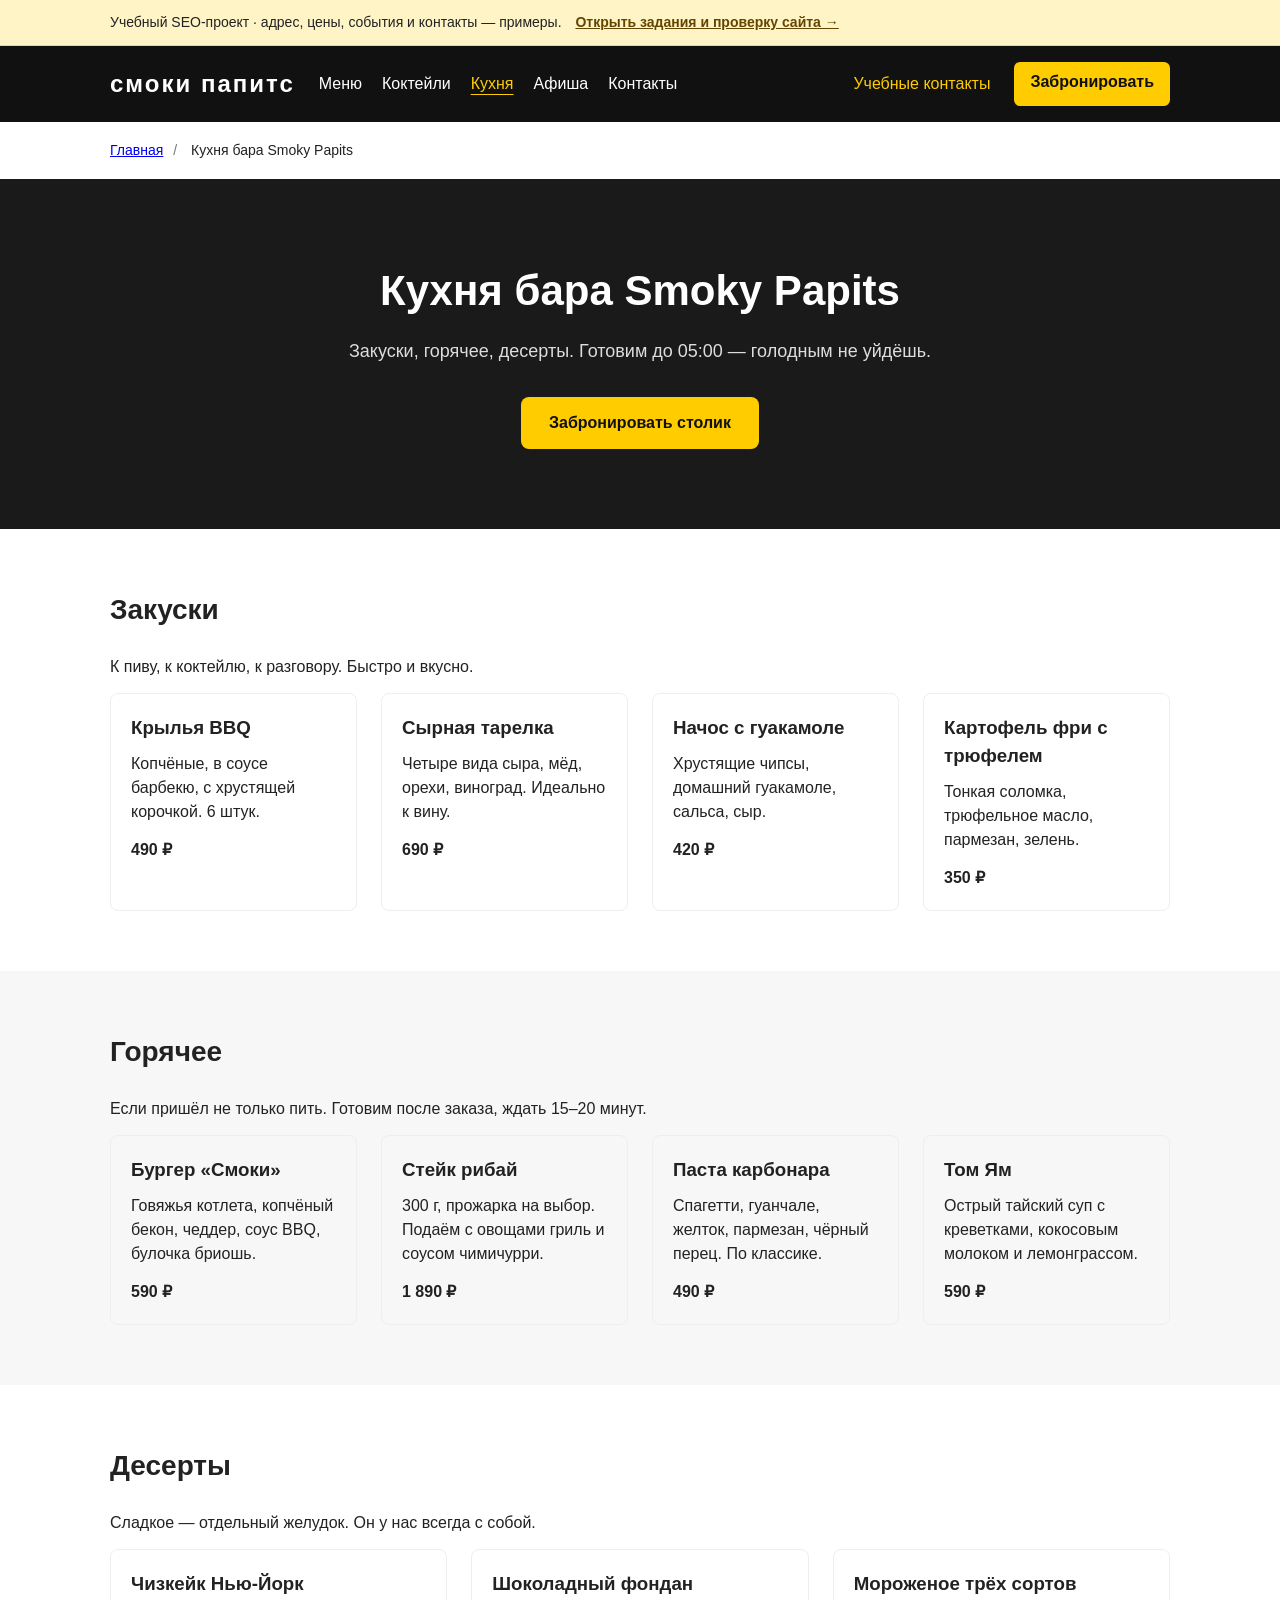
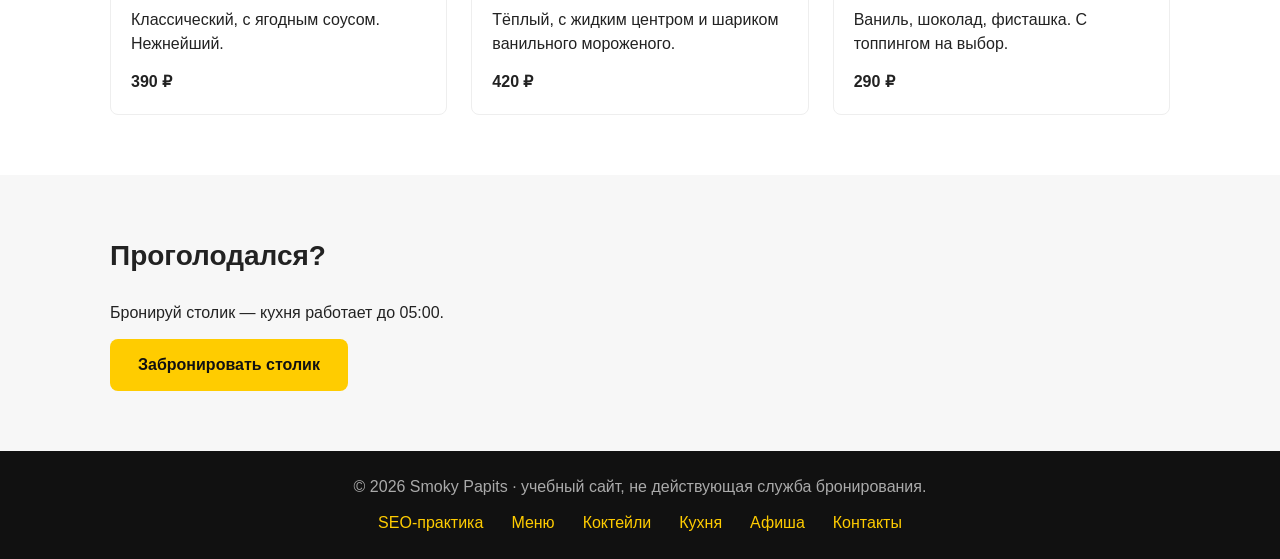
<file: kitchen.html>
<!DOCTYPE html>
<html lang="ru">
<head>
  <meta charset="UTF-8">
  <meta name="viewport" content="width=device-width, initial-scale=1.0">
  <meta name="theme-color" content="#111111">

  <!-- SEO -->
  <title>Кухня Smoky Papits в Уфе — закуски, горячее и десерты</title>
  <meta name="description" content="Пример кухни бара Smoky Papits в Уфе: закуски, горячее и десерты. Состав блюд и демонстрационные цены для учебного SEO-проекта.">

  <link rel="canonical" href="https://sd334.github.io/smoky-papits-site/kitchen.html">

  <!-- Open Graph -->
  <meta property="og:title" content="Кухня Smoky Papits в Уфе — закуски, горячее и десерты">
  <meta property="og:description" content="Пример кухни бара Smoky Papits в Уфе: закуски, горячее и десерты. Состав блюд и демонстрационные цены для учебного SEO-проекта.">
  <meta property="og:type" content="website">
  <meta property="og:url" content="https://sd334.github.io/smoky-papits-site/kitchen.html">
  <meta property="og:locale" content="ru_RU">

  <link rel="icon" href="favicon.svg" type="image/svg+xml">
  <link rel="stylesheet" href="style.css">
</head>
<body>
  <a class="skip-link" href="#main">К содержимому</a>
  <div class="project-notice"><div class="container">Учебный SEO-проект · адрес, цены, события и контакты — примеры. <a href="seo-practice.html">Открыть задания и проверку сайта →</a></div></div>

  <!-- HEADER -->
  <header class="site-header">
    <div class="container">
      <a href="index.html" class="logo" aria-label="Бар смоки папитс — на главную">смоки папитс</a>

      <nav aria-label="Основное меню">
        <ul class="nav-list">
          <li><a href="menu.html">Меню</a></li>
          <li><a href="cocktails.html">Коктейли</a></li>
          <li><a href="kitchen.html" aria-current="page">Кухня</a></li>
          <li><a href="events.html">Афиша</a></li>
          <li><a href="contacts.html">Контакты</a></li>
        </ul>
      </nav>

      <a href="contacts.html" class="phone">Учебные контакты</a>
      <a href="index.html#booking" class="btn-book">Забронировать</a>
    </div>
  </header>

  <main id="main">
  <nav class="breadcrumbs container" aria-label="Хлебные крошки"><ol><li><a href="index.html">Главная</a></li><li aria-current="page">Кухня бара Smoky Papits</li></ol></nav>


    <!-- HERO -->
    <section class="hero">
      <div class="container">
        <h1>Кухня бара Smoky Papits</h1>
        <p>Закуски, горячее, десерты. Готовим до 05:00 — голодным не уйдёшь.</p>
        <a href="index.html#booking" class="btn-primary">Забронировать столик</a>
      </div>
    </section>

    <!-- ЗАКУСКИ -->
    <section class="menu-preview">
      <div class="container">
        <h2>Закуски</h2>
        <p>К пиву, к коктейлю, к разговору. Быстро и вкусно.</p>

        <div class="menu-grid">
          <article class="menu-card">
            <h3>Крылья BBQ</h3>
            <p>Копчёные, в соусе барбекю, с хрустящей корочкой. 6 штук.</p>
            <p><strong>490 ₽</strong></p>
          </article>

          <article class="menu-card">
            <h3>Сырная тарелка</h3>
            <p>Четыре вида сыра, мёд, орехи, виноград. Идеально к вину.</p>
            <p><strong>690 ₽</strong></p>
          </article>

          <article class="menu-card">
            <h3>Начос с гуакамоле</h3>
            <p>Хрустящие чипсы, домашний гуакамоле, сальса, сыр.</p>
            <p><strong>420 ₽</strong></p>
          </article>

          <article class="menu-card">
            <h3>Картофель фри с трюфелем</h3>
            <p>Тонкая соломка, трюфельное масло, пармезан, зелень.</p>
            <p><strong>350 ₽</strong></p>
          </article>
        </div>
      </div>
    </section>

    <!-- ГОРЯЧЕЕ -->
    <section class="features">
      <div class="container">
        <h2>Горячее</h2>
        <p>Если пришёл не только пить. Готовим после заказа, ждать 15–20 минут.</p>

        <div class="menu-grid">
          <article class="menu-card">
            <h3>Бургер «Смоки»</h3>
            <p>Говяжья котлета, копчёный бекон, чеддер, соус BBQ, булочка бриошь.</p>
            <p><strong>590 ₽</strong></p>
          </article>

          <article class="menu-card">
            <h3>Стейк рибай</h3>
            <p>300 г, прожарка на выбор. Подаём с овощами гриль и соусом чимичурри.</p>
            <p><strong>1 890 ₽</strong></p>
          </article>

          <article class="menu-card">
            <h3>Паста карбонара</h3>
            <p>Спагетти, гуанчале, желток, пармезан, чёрный перец. По классике.</p>
            <p><strong>490 ₽</strong></p>
          </article>

          <article class="menu-card">
            <h3>Том Ям</h3>
            <p>Острый тайский суп с креветками, кокосовым молоком и лемонграссом.</p>
            <p><strong>590 ₽</strong></p>
          </article>
        </div>
      </div>
    </section>

    <!-- ДЕСЕРТЫ -->
    <section class="menu-preview">
      <div class="container">
        <h2>Десерты</h2>
        <p>Сладкое — отдельный желудок. Он у нас всегда с собой.</p>

        <div class="menu-grid">
          <article class="menu-card">
            <h3>Чизкейк Нью-Йорк</h3>
            <p>Классический, с ягодным соусом. Нежнейший.</p>
            <p><strong>390 ₽</strong></p>
          </article>

          <article class="menu-card">
            <h3>Шоколадный фондан</h3>
            <p>Тёплый, с жидким центром и шариком ванильного мороженого.</p>
            <p><strong>420 ₽</strong></p>
          </article>

          <article class="menu-card">
            <h3>Мороженое трёх сортов</h3>
            <p>Ваниль, шоколад, фисташка. С топпингом на выбор.</p>
            <p><strong>290 ₽</strong></p>
          </article>
        </div>
      </div>
    </section>

    <!-- CTA -->
    <section class="booking">
      <div class="container">
        <h2>Проголодался?</h2>
        <p>Бронируй столик — кухня работает до 05:00.</p>
        <a href="index.html#booking" class="btn-primary">Забронировать столик</a>
      </div>
    </section>

  </main>

  <!-- FOOTER -->
  <footer class="site-footer">
    <div class="container">
      <p>© 2026 Smoky Papits · учебный сайт, не действующая служба бронирования.</p>
      <nav aria-label="Футер">
        <a href="seo-practice.html">SEO-практика</a>
        <a href="menu.html">Меню</a>
        <a href="cocktails.html">Коктейли</a>
        <a href="kitchen.html">Кухня</a>
        <a href="events.html">Афиша</a>
        <a href="contacts.html">Контакты</a>
      </nav>
    </div>
  </footer>

  <script src="js/script.js" defer></script>
</body>
</html>
</file>
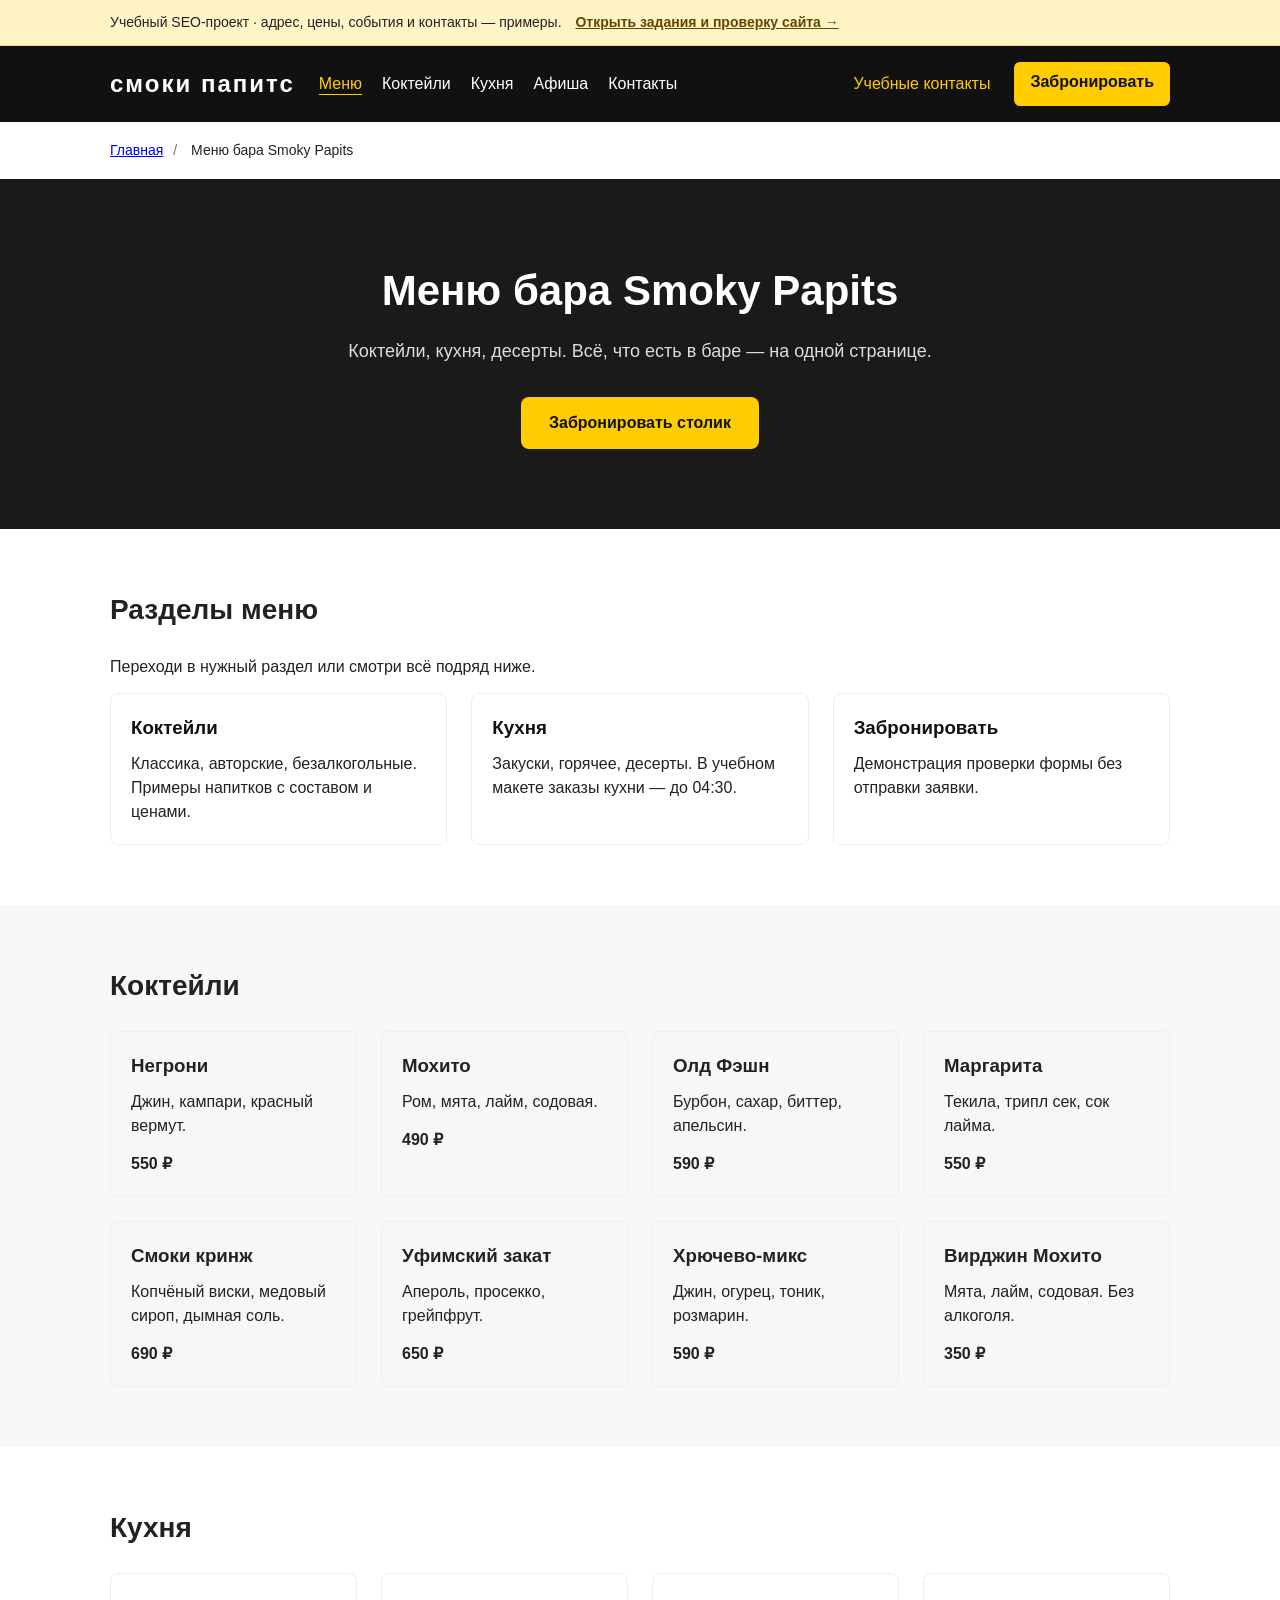
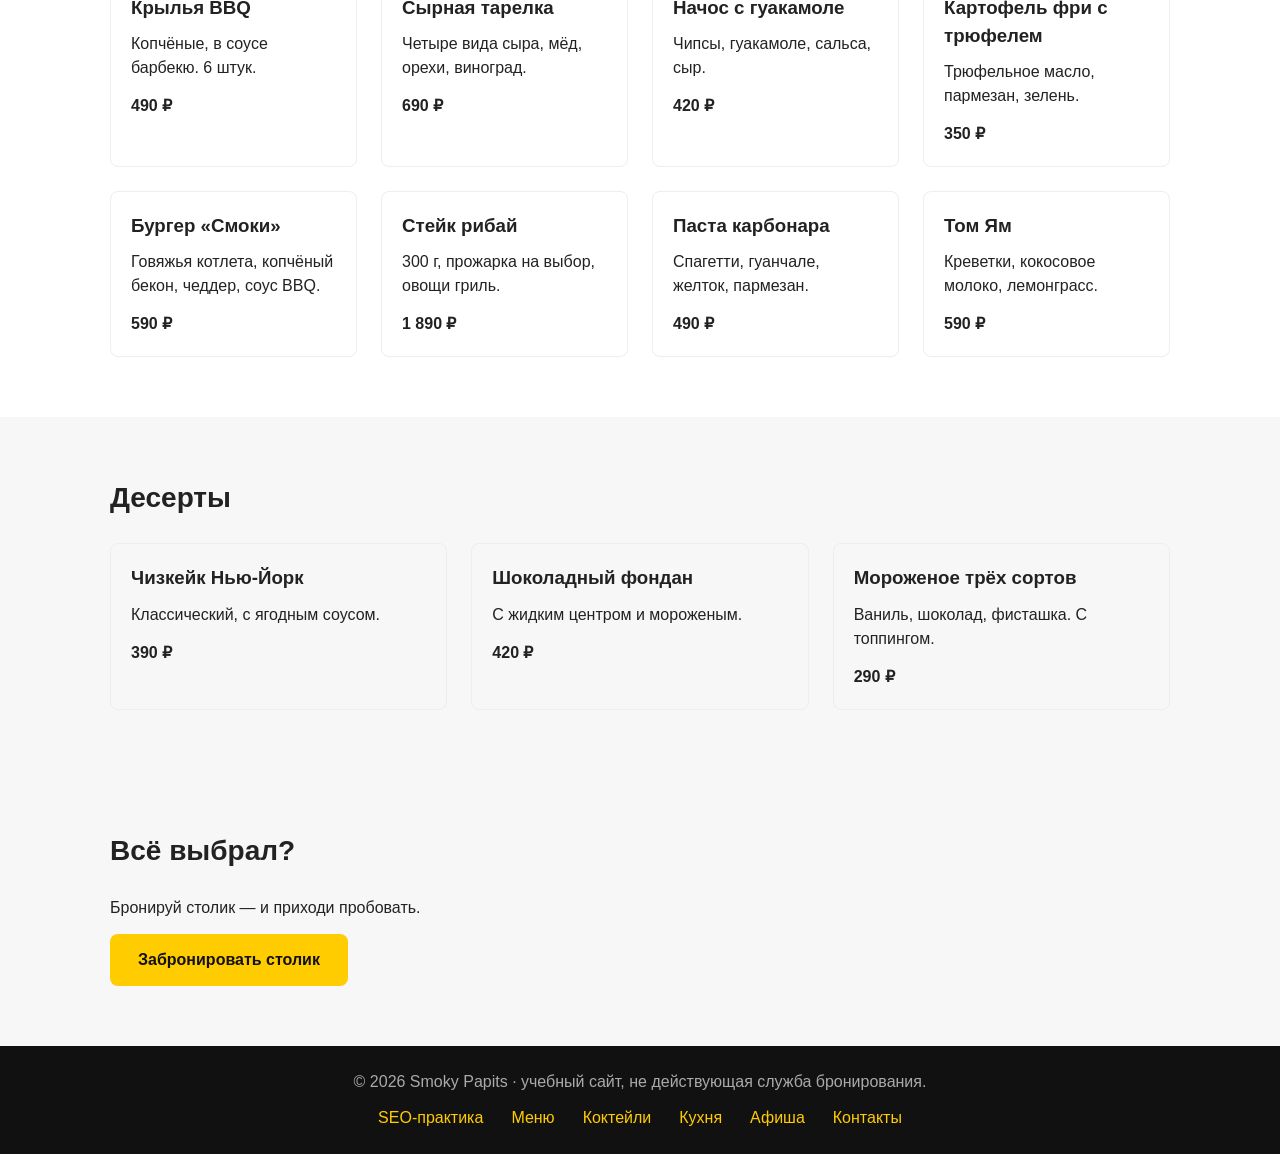
<file: menu.html>
<!DOCTYPE html>
<html lang="ru">
<head>
  <meta charset="UTF-8">
  <meta name="viewport" content="width=device-width, initial-scale=1.0">
  <meta name="theme-color" content="#111111">

  <!-- SEO -->
  <title>Меню бара Smoky Papits в Уфе — блюда и напитки</title>
  <meta name="description" content="Пример меню бара Smoky Papits: коктейли, закуски, горячее и десерты с составом и учебными ценами. Выберите раздел меню.">

  <link rel="canonical" href="https://sd334.github.io/smoky-papits-site/menu.html">

  <!-- Open Graph -->
  <meta property="og:title" content="Меню бара Smoky Papits в Уфе — блюда и напитки">
  <meta property="og:description" content="Пример меню бара Smoky Papits: коктейли, закуски, горячее и десерты с составом и учебными ценами. Выберите раздел меню.">
  <meta property="og:type" content="website">
  <meta property="og:url" content="https://sd334.github.io/smoky-papits-site/menu.html">
  <meta property="og:locale" content="ru_RU">

  <link rel="icon" href="favicon.svg" type="image/svg+xml">
  <link rel="stylesheet" href="style.css">
</head>
<body>
  <a class="skip-link" href="#main">К содержимому</a>
  <div class="project-notice"><div class="container">Учебный SEO-проект · адрес, цены, события и контакты — примеры. <a href="seo-practice.html">Открыть задания и проверку сайта →</a></div></div>

  <!-- HEADER -->
  <header class="site-header">
    <div class="container">
      <a href="index.html" class="logo" aria-label="Бар смоки папитс — на главную">смоки папитс</a>

      <nav aria-label="Основное меню">
        <ul class="nav-list">
          <li><a href="menu.html" aria-current="page">Меню</a></li>
          <li><a href="cocktails.html">Коктейли</a></li>
          <li><a href="kitchen.html">Кухня</a></li>
          <li><a href="events.html">Афиша</a></li>
          <li><a href="contacts.html">Контакты</a></li>
        </ul>
      </nav>

      <a href="contacts.html" class="phone">Учебные контакты</a>
      <a href="index.html#booking" class="btn-book">Забронировать</a>
    </div>
  </header>

  <main id="main">
  <nav class="breadcrumbs container" aria-label="Хлебные крошки"><ol><li><a href="index.html">Главная</a></li><li aria-current="page">Меню бара Smoky Papits</li></ol></nav>


    <!-- HERO -->
    <section class="hero">
      <div class="container">
        <h1>Меню бара Smoky Papits</h1>
        <p>Коктейли, кухня, десерты. Всё, что есть в баре — на одной странице.</p>
        <a href="index.html#booking" class="btn-primary">Забронировать столик</a>
      </div>
    </section>

    <!-- НАВИГАЦИЯ ПО РАЗДЕЛАМ -->
    <section class="menu-preview">
      <div class="container">
        <h2>Разделы меню</h2>
        <p>Переходи в нужный раздел или смотри всё подряд ниже.</p>

        <div class="menu-grid">
          <article class="menu-card">
            <h3><a href="cocktails.html">Коктейли</a></h3>
            <p>Классика, авторские, безалкогольные. Примеры напитков с составом и ценами.</p>
          </article>

          <article class="menu-card">
            <h3><a href="kitchen.html">Кухня</a></h3>
            <p>Закуски, горячее, десерты. В учебном макете заказы кухни — до 04:30.</p>
          </article>

          <article class="menu-card">
            <h3><a href="index.html#booking">Забронировать</a></h3>
            <p>Демонстрация проверки формы без отправки заявки.</p>
          </article>
        </div>
      </div>
    </section>

    <!-- КОКТЕЙЛИ -->
    <section class="features">
      <div class="container">
        <h2>Коктейли</h2>

        <div class="menu-grid">
          <article class="menu-card">
            <h3>Негрони</h3>
            <p>Джин, кампари, красный вермут.</p>
            <p><strong>550 ₽</strong></p>
          </article>

          <article class="menu-card">
            <h3>Мохито</h3>
            <p>Ром, мята, лайм, содовая.</p>
            <p><strong>490 ₽</strong></p>
          </article>

          <article class="menu-card">
            <h3>Олд Фэшн</h3>
            <p>Бурбон, сахар, биттер, апельсин.</p>
            <p><strong>590 ₽</strong></p>
          </article>

          <article class="menu-card">
            <h3>Маргарита</h3>
            <p>Текила, трипл сек, сок лайма.</p>
            <p><strong>550 ₽</strong></p>
          </article>

          <article class="menu-card">
            <h3>Смоки кринж</h3>
            <p>Копчёный виски, медовый сироп, дымная соль.</p>
            <p><strong>690 ₽</strong></p>
          </article>

          <article class="menu-card">
            <h3>Уфимский закат</h3>
            <p>Апероль, просекко, грейпфрут.</p>
            <p><strong>650 ₽</strong></p>
          </article>

          <article class="menu-card">
            <h3>Хрючево-микс</h3>
            <p>Джин, огурец, тоник, розмарин.</p>
            <p><strong>590 ₽</strong></p>
          </article>

          <article class="menu-card">
            <h3>Вирджин Мохито</h3>
            <p>Мята, лайм, содовая. Без алкоголя.</p>
            <p><strong>350 ₽</strong></p>
          </article>
        </div>
      </div>
    </section>

    <!-- КУХНЯ -->
    <section class="menu-preview">
      <div class="container">
        <h2>Кухня</h2>

        <div class="menu-grid">
          <article class="menu-card">
            <h3>Крылья BBQ</h3>
            <p>Копчёные, в соусе барбекю. 6 штук.</p>
            <p><strong>490 ₽</strong></p>
          </article>

          <article class="menu-card">
            <h3>Сырная тарелка</h3>
            <p>Четыре вида сыра, мёд, орехи, виноград.</p>
            <p><strong>690 ₽</strong></p>
          </article>

          <article class="menu-card">
            <h3>Начос с гуакамоле</h3>
            <p>Чипсы, гуакамоле, сальса, сыр.</p>
            <p><strong>420 ₽</strong></p>
          </article>

          <article class="menu-card">
            <h3>Картофель фри с трюфелем</h3>
            <p>Трюфельное масло, пармезан, зелень.</p>
            <p><strong>350 ₽</strong></p>
          </article>

          <article class="menu-card">
            <h3>Бургер «Смоки»</h3>
            <p>Говяжья котлета, копчёный бекон, чеддер, соус BBQ.</p>
            <p><strong>590 ₽</strong></p>
          </article>

          <article class="menu-card">
            <h3>Стейк рибай</h3>
            <p>300 г, прожарка на выбор, овощи гриль.</p>
            <p><strong>1 890 ₽</strong></p>
          </article>

          <article class="menu-card">
            <h3>Паста карбонара</h3>
            <p>Спагетти, гуанчале, желток, пармезан.</p>
            <p><strong>490 ₽</strong></p>
          </article>

          <article class="menu-card">
            <h3>Том Ям</h3>
            <p>Креветки, кокосовое молоко, лемонграсс.</p>
            <p><strong>590 ₽</strong></p>
          </article>
        </div>
      </div>
    </section>

    <!-- ДЕСЕРТЫ -->
    <section class="features">
      <div class="container">
        <h2>Десерты</h2>

        <div class="menu-grid">
          <article class="menu-card">
            <h3>Чизкейк Нью-Йорк</h3>
            <p>Классический, с ягодным соусом.</p>
            <p><strong>390 ₽</strong></p>
          </article>

          <article class="menu-card">
            <h3>Шоколадный фондан</h3>
            <p>С жидким центром и мороженым.</p>
            <p><strong>420 ₽</strong></p>
          </article>

          <article class="menu-card">
            <h3>Мороженое трёх сортов</h3>
            <p>Ваниль, шоколад, фисташка. С топпингом.</p>
            <p><strong>290 ₽</strong></p>
          </article>
        </div>
      </div>
    </section>

    <!-- CTA -->
    <section class="booking">
      <div class="container">
        <h2>Всё выбрал?</h2>
        <p>Бронируй столик — и приходи пробовать.</p>
        <a href="index.html#booking" class="btn-primary">Забронировать столик</a>
      </div>
    </section>

  </main>

  <!-- FOOTER -->
  <footer class="site-footer">
    <div class="container">
      <p>© 2026 Smoky Papits · учебный сайт, не действующая служба бронирования.</p>
      <nav aria-label="Футер">
        <a href="seo-practice.html">SEO-практика</a>
        <a href="menu.html">Меню</a>
        <a href="cocktails.html">Коктейли</a>
        <a href="kitchen.html">Кухня</a>
        <a href="events.html">Афиша</a>
        <a href="contacts.html">Контакты</a>
      </nav>
    </div>
  </footer>

  <script src="js/script.js" defer></script>
</body>
</html>
</file>
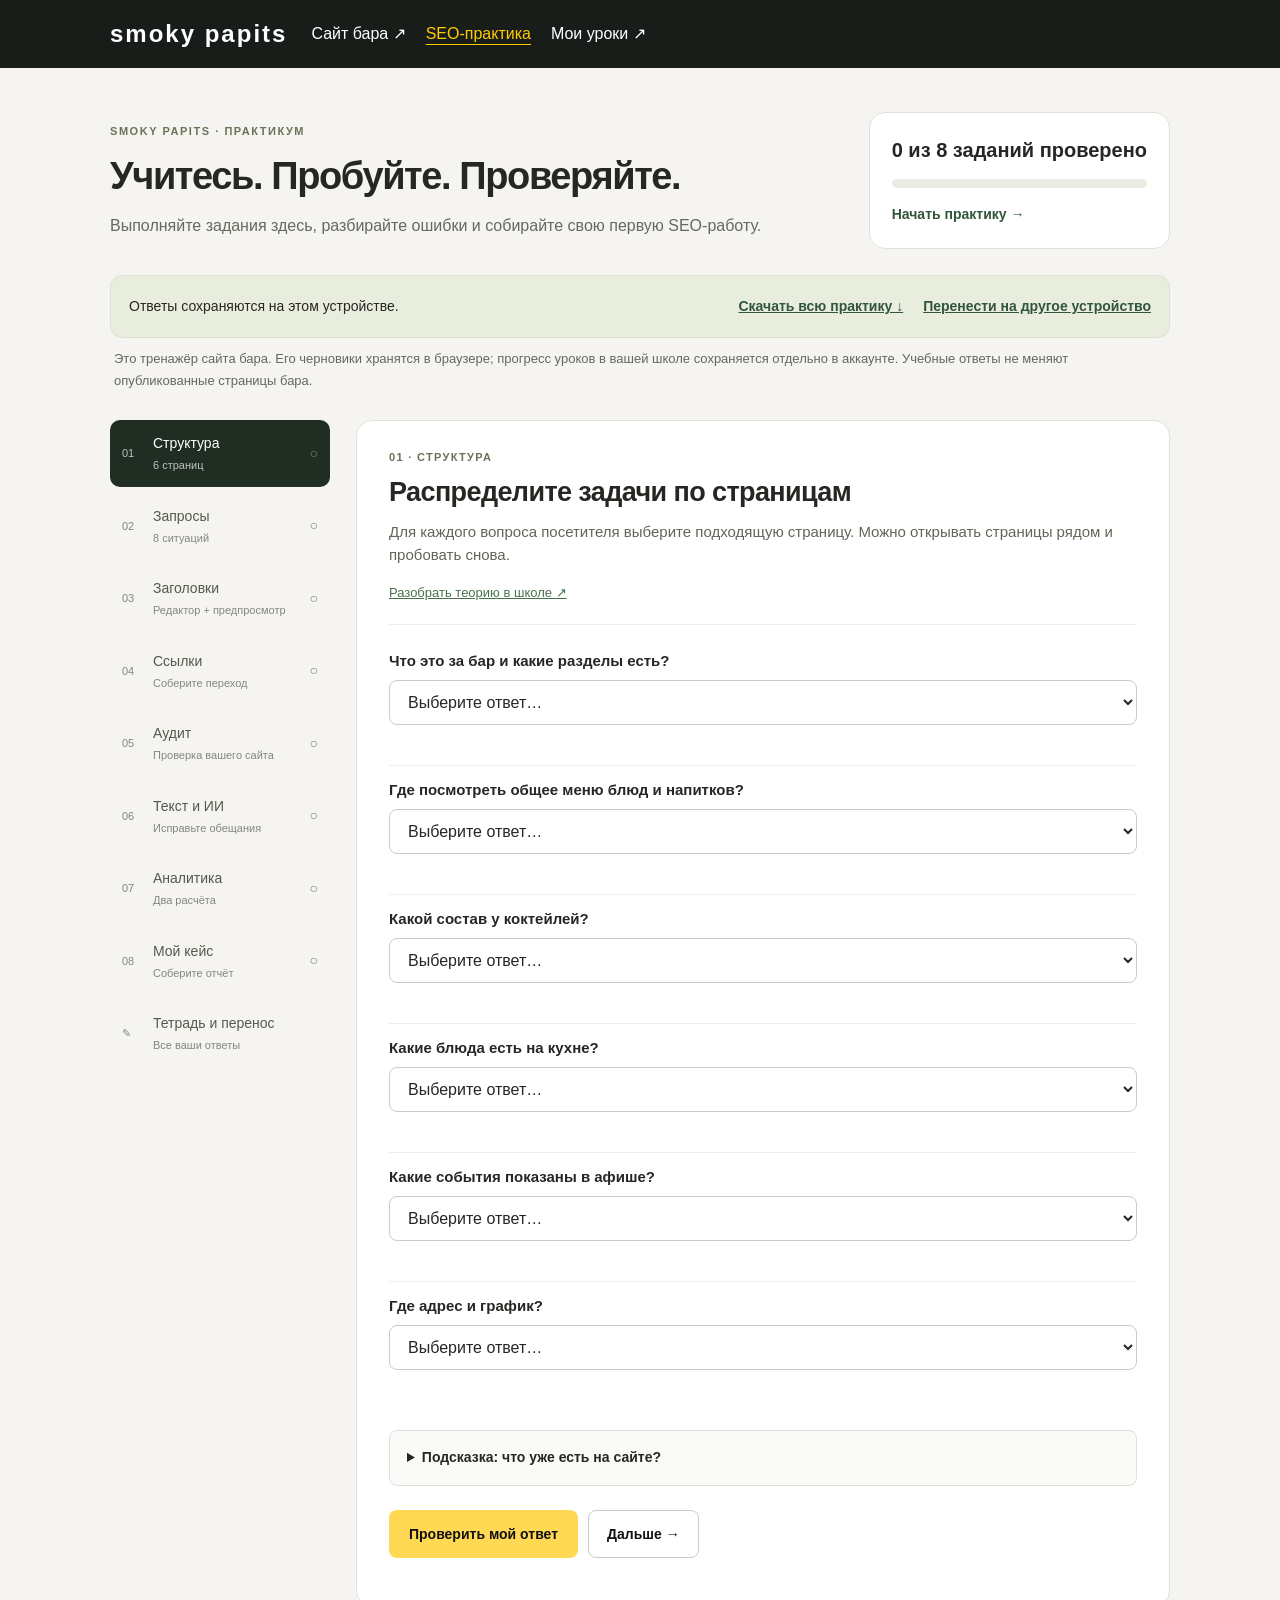
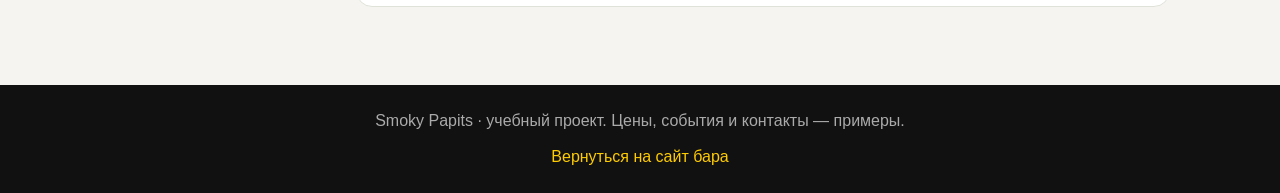
<file: seo-practice.html>
<!DOCTYPE html>
<html lang="ru"><head><meta charset="UTF-8"><meta name="viewport" content="width=device-width, initial-scale=1.0"><meta name="robots" content="noindex,follow"><title>SEO-практика — учебный проект Smoky Papits</title><meta name="description" content="Выполняйте SEO-задания на Smoky Papits прямо в браузере: структура, запросы, тексты, ссылки, аудит и учебный кейс."><link rel="icon" href="favicon.svg" type="image/svg+xml"><link rel="stylesheet" href="style.css"><link rel="stylesheet" href="practice.css"><script src="js/practice-model.js" defer></script><script src="js/training.js" defer></script></head>
<body class="practice-app"><a class="skip-link" href="#main">К содержимому</a><header class="site-header"><div class="container"><a class="logo" href="index.html">smoky papits</a><nav aria-label="Учебная навигация"><ul class="nav-list"><li><a href="index.html" target="_blank" rel="noreferrer">Сайт бара ↗</a></li><li><a href="seo-practice.html" aria-current="page">SEO-практика</a></li><li><a href="https://seo-practice-alex-x20.kibardin-vanb.chatgpt.site/#project" target="_blank" rel="noreferrer">Мои уроки ↗</a></li></ul></nav></div></header>
<main id="main"><div class="practice-intro container"><div><p class="training-kicker">SMOKY PAPITS · ПРАКТИКУМ</p><h1>Учитесь. Пробуйте. Проверяйте.</h1><p>Выполняйте задания здесь, разбирайте ошибки и собирайте свою первую SEO-работу.</p></div><div class="progress-card"><strong id="practice-progress">0 из 8 заданий</strong><progress id="practice-meter" value="0" max="8" aria-label="Проверенные задания"></progress><a id="continue-practice" href="#structure">Начать практику →</a></div></div>
<div class="container"><div class="storage-bar"><span id="storage-status" role="status">Ответы сохраняются на этом устройстве.</span><button class="text-action" type="button" id="quick-export">Скачать всю практику ↓</button><a href="#journal">Перенести на другое устройство</a></div><p class="storage-help">Это тренажёр сайта бара. Его черновики хранятся в браузере; прогресс уроков в вашей школе сохраняется отдельно в аккаунте. Учебные ответы не меняют опубликованные страницы бара.</p><noscript><p class="feedback-summary">Для ввода, сохранения и проверки заданий включите JavaScript. Ниже можно прочитать условия.</p></noscript></div>
<div class="practice-layout container"><nav class="practice-nav" aria-label="Задания практикума"><a href="#structure" data-step="structure"><span class="step-number">01</span><span>Структура<small>6 страниц</small></span><span class="step-status" aria-label="Не проверено">○</span></a><a href="#keywords" data-step="keywords"><span class="step-number">02</span><span>Запросы<small>8 ситуаций</small></span><span class="step-status" aria-label="Не проверено">○</span></a><a href="#titles" data-step="titles"><span class="step-number">03</span><span>Заголовки<small>Редактор + предпросмотр</small></span><span class="step-status" aria-label="Не проверено">○</span></a><a href="#links" data-step="links"><span class="step-number">04</span><span>Ссылки<small>Соберите переход</small></span><span class="step-status" aria-label="Не проверено">○</span></a><a href="#audit" data-step="audit"><span class="step-number">05</span><span>Аудит<small>Проверка вашего сайта</small></span><span class="step-status" aria-label="Не проверено">○</span></a><a href="#rewrite" data-step="rewrite"><span class="step-number">06</span><span>Текст и ИИ<small>Исправьте обещания</small></span><span class="step-status" aria-label="Не проверено">○</span></a><a href="#metrics" data-step="metrics"><span class="step-number">07</span><span>Аналитика<small>Два расчёта</small></span><span class="step-status" aria-label="Не проверено">○</span></a><a href="#case" data-step="case"><span class="step-number">08</span><span>Мой кейс<small>Соберите отчёт</small></span><span class="step-status" aria-label="Не проверено">○</span></a><a href="#journal" data-step="journal"><span class="step-number">✎</span><span>Тетрадь и перенос<small>Все ваши ответы</small></span></a></nav><div class="practice-content"><section id="structure" class="practice-panel" aria-labelledby="heading-structure"><div class="panel-intro"><p class="training-kicker">01 · СТРУКТУРА</p><h2 id="heading-structure" tabindex="-1">Распределите задачи по страницам</h2><p>Для каждого вопроса посетителя выберите подходящую страницу. Можно открывать страницы рядом и пробовать снова.</p><a class="lesson-source" href="https://seo-practice-alex-x20.kibardin-vanb.chatgpt.site/#lesson/site-structure" target="_blank" rel="noreferrer">Разобрать теорию в школе ↗</a></div><div id="structure-fields" class="answer-list"></div><details><summary>Подсказка: что уже есть на сайте?</summary><div id="page-map" class="page-map"></div><p>Меню — обзор разделов; коктейли — состав напитков; кухня — блюда; афиша — события; контакты — адрес и часы.</p></details><div class="practice-actions"><button type="button" class="btn-primary" data-check="structure">Проверить мой ответ</button><button type="button" class="btn-secondary" data-next="structure">Дальше →</button></div><div class="feedback-box" id="feedback-structure" role="status" aria-live="polite"></div></section><section id="keywords" class="practice-panel" aria-labelledby="heading-keywords"><div class="panel-intro"><p class="training-kicker">02 · ЗАПРОСЫ</p><h2 id="heading-keywords" tabindex="-1">Запрос → нужная страница</h2><p>Распределите фразы по шести страницам. Информационный запрос можно вынести в полезную статью, а вакансию — исключить из этого проекта.</p><a class="lesson-source" href="https://seo-practice-alex-x20.kibardin-vanb.chatgpt.site/#lesson/keyword-groups" target="_blank" rel="noreferrer">Разобрать теорию в школе ↗</a></div><p class="task-note">Фразы здесь — учебные гипотезы, их частотность не измерена.</p><div id="keyword-fields" class="answer-list"></div><div class="practice-actions"><button type="button" class="btn-primary" data-check="keywords">Проверить мой ответ</button><button type="button" class="btn-secondary" data-next="keywords">Дальше →</button></div><div class="feedback-box" id="feedback-keywords" role="status" aria-live="polite"></div></section><section id="titles" class="practice-panel" aria-labelledby="heading-titles"><div class="panel-intro"><p class="training-kicker">03 · РЕДАКТОР СТРАНИЦЫ</p><h2 id="heading-titles" tabindex="-1">Напишите title, H1 и описание</h2><p>Выберите страницу и составьте её заголовки. Справа сразу увидите, как может выглядеть ваш вариант.</p><a class="lesson-source" href="https://seo-practice-alex-x20.kibardin-vanb.chatgpt.site/#lesson/page-basics" target="_blank" rel="noreferrer">Разобрать теорию в школе ↗</a></div><label for="meta-page">Страница для упражнения</label><select id="meta-page" data-save></select><div class="editor-grid"><div class="editor-fields"><label for="practice-title">Title — название страницы</label><textarea id="practice-title" data-save rows="2" maxlength="2000" placeholder="Бар Smoky Papits в Уфе — меню и афиша"></textarea><label for="practice-h1">H1 — видимый заголовок</label><textarea id="practice-h1" data-save rows="2" maxlength="2000" placeholder="Smoky Papits — учебный бар в Уфе"></textarea><label for="practice-description">Description — описание страницы</label><textarea id="practice-description" data-save rows="3" maxlength="2000" placeholder="Объясните, что посетитель найдёт на странице, и отметьте учебный характер сведений."></textarea><p class="form-help" id="title-count">Универсального лимита символов, гарантирующего позиции, нет.</p></div><aside class="preview-card"><p class="preview-label">ПРЕДПРОСМОТР · УСЛОВНЫЙ ПРИМЕР</p><span class="preview-url" id="preview-url"></span><h3 id="preview-title">Здесь появится ваш title</h3><p id="preview-description">Здесь появится описание.</p><hr><span class="preview-label">ЗАГОЛОВОК НА СТРАНИЦЕ</span><strong id="preview-h1">Ваш H1</strong><p class="form-help">Поисковик может изменить заголовок и описание результата.</p></aside></div><details><summary>Посмотреть исходный вариант сайта</summary><button class="btn-secondary" type="button" id="load-page-meta">Прочитать выбранную страницу</button><div id="published-meta" class="read-reference" role="status"></div></details><div class="practice-actions"><button type="button" class="btn-primary" data-check="titles">Проверить заголовки и описание</button><button type="button" class="btn-secondary" data-next="titles">Дальше →</button></div><div class="feedback-box" id="feedback-titles" role="status" aria-live="polite"></div></section><section id="links" class="practice-panel" aria-labelledby="heading-links"><div class="panel-intro"><p class="training-kicker">04 · ВНУТРЕННЯЯ ССЫЛКА</p><h2 id="heading-links" tabindex="-1">Помогите посетителю найти коктейли</h2><p>С главной нужно направить посетителя к составу напитков. Выберите адрес и напишите понятный текст ссылки.</p><a class="lesson-source" href="https://seo-practice-alex-x20.kibardin-vanb.chatgpt.site/#lesson/internal-links" target="_blank" rel="noreferrer">Разобрать теорию в школе ↗</a></div><label for="link-target">Куда ведёт ссылка?</label><select id="link-target" data-save></select><label for="link-anchor">Текст ссылки (анкор)</label><textarea id="link-anchor" data-save rows="2" maxlength="2000" placeholder="Например: Коктейльное меню"></textarea><div class="preview-card"><p class="preview-label">КАК БУДЕТ ВЫГЛЯДЕТЬ</p><a id="link-preview" href="cocktails.html" target="_blank" rel="noreferrer">Ваш текст ссылки</a></div><div class="practice-actions"><button type="button" class="btn-primary" data-check="links">Проверить мой ответ</button><button type="button" class="btn-secondary" data-next="links">Дальше →</button></div><div class="feedback-box" id="feedback-links" role="status" aria-live="polite"></div></section><section id="audit" class="practice-panel" aria-labelledby="heading-audit"><div class="panel-intro"><p class="training-kicker">05 · АУДИТ САЙТА</p><h2 id="heading-audit" tabindex="-1">Проверьте настоящий сайт и разберите результат</h2><p>Сначала запустите проверку шести страниц бара. Затем ответьте на три вопроса — результаты будут сохранены вместе с вашей работой.</p><a class="lesson-source" href="https://seo-practice-alex-x20.kibardin-vanb.chatgpt.site/#lesson/audit-priority" target="_blank" rel="noreferrer">Разобрать теорию в школе ↗</a></div><button type="button" class="btn-secondary" id="check-site">Запустить 37 проверок сайта</button><p id="audit-status" role="status" aria-live="polite">Проверка ещё не запускалась.</p><details><summary>Подробный результат проверки</summary><ul id="audit-results" class="audit-results"></ul></details><div id="audit-fields" class="answer-list"></div><div class="practice-actions"><button type="button" class="btn-primary" data-check="audit">Проверить мой разбор</button><button type="button" class="btn-secondary" data-next="audit">Дальше →</button></div><div class="feedback-box" id="feedback-audit" role="status" aria-live="polite"></div><details><summary>Что не проверяет автоматический аудит?</summary><p>Индексацию, спрос, точность сведений, удобство и рост трафика. На GitHub Pages robots.txt читается из корня хоста sd334.github.io; файл в подпапке проекта не управляет обходом.</p></details></section><section id="rewrite" class="practice-panel" aria-labelledby="heading-rewrite"><div class="panel-intro"><p class="training-kicker">06 · ТЕКСТ И ИИ</p><h2 id="heading-rewrite" tabindex="-1">Исправьте недостоверный текст</h2><p>ИИ написал абзац с неподтверждёнными обещаниями. Перепишите его: оставьте название, объясните учебный формат и предложите посмотреть меню.</p><a class="lesson-source" href="https://seo-practice-alex-x20.kibardin-vanb.chatgpt.site/#lesson/ai-content" target="_blank" rel="noreferrer">Разобрать теорию в школе ↗</a></div><blockquote class="bad-example">«Smoky Papits — лучший бар Уфы. У нас 10 000 довольных гостей и гарантированная бронь за минуту. Все коктейли лечат стресс!»</blockquote><p class="task-note">Условие: уберите эти четыре обещания. Добавьте Smoky Papits, слово «учебный» (или другую его форму) и предложение посмотреть меню. Так проверяется только это упражнение; истинность других фактов нужно оценить самому.</p><label for="rewrite-text">Ваш исправленный абзац</label><textarea id="rewrite-text" data-save rows="6" maxlength="2000" placeholder="Напишите честное описание учебного проекта."></textarea><details><summary>Нужна подсказка?</summary><p>Можно описать существующие разделы: меню, коктейли, кухня, афиша. Форма не принимает реальные брони. Адрес, цены и события — демонстрационные.</p></details><div class="practice-actions"><button type="button" class="btn-primary" data-check="rewrite">Проверить мой ответ</button><button type="button" class="btn-secondary" data-next="rewrite">Дальше →</button></div><div class="feedback-box" id="feedback-rewrite" role="status" aria-live="polite"></div></section><section id="metrics" class="practice-panel" aria-labelledby="heading-metrics"><div class="panel-intro"><p class="training-kicker">07 · АНАЛИТИКА</p><h2 id="heading-metrics" tabindex="-1">Посчитайте CTR и долю действий</h2><p>Все числа вымышлены для упражнения. Они не являются статистикой Smoky Papits.</p><a class="lesson-source" href="https://seo-practice-alex-x20.kibardin-vanb.chatgpt.site/#lesson/ctr-conversion" target="_blank" rel="noreferrer">Разобрать теорию в школе ↗</a></div><div class="numbers-grid"><div><strong>2 000 показов</strong><span>100 кликов из поиска</span></div><div><strong>500 посещений</strong><span>20 нажатий учебной формы</span></div></div><div class="editor-grid"><div><label for="metric-ctr">CTR, %</label><input id="metric-ctr" data-save inputmode="decimal" maxlength="30" placeholder="Введите процент"></div><div><label for="metric-conversion">Доля нажатий формы, %</label><input id="metric-conversion" data-save inputmode="decimal" maxlength="30" placeholder="Введите процент"></div></div><label for="metric-meaning">Что подтверждают эти 20 нажатий?</label><select id="metric-meaning" data-save><option value="">Выберите ответ…</option><option value="demo">20 действий в учебном интерфейсе</option><option value="booking">20 настоящих бронирований</option></select><details><summary>Формулы для подсказки</summary><p>CTR = клики / показы × 100%. Доля действий = действия / посещения × 100%. Учебная форма не отправляет бронь.</p></details><div class="practice-actions"><button type="button" class="btn-primary" data-check="metrics">Проверить мой ответ</button><button type="button" class="btn-secondary" data-next="metrics">Дальше →</button></div><div class="feedback-box" id="feedback-metrics" role="status" aria-live="polite"></div></section><section id="case" class="practice-panel" aria-labelledby="heading-case"><div class="panel-intro"><p class="training-kicker">08 · ПЕРВЫЙ КЕЙС</p><h2 id="heading-case" tabindex="-1">Соберите отчёт из своей работы</h2><p>Здесь можно оформить учебный кейс и скачать его. Пишите только о выполненной работе. Черновики тренажёра ещё не являются внедрением на сайте.</p><a class="lesson-source" href="https://seo-practice-alex-x20.kibardin-vanb.chatgpt.site/#lesson/portfolio" target="_blank" rel="noreferrer">Разобрать теорию в школе ↗</a></div><div class="case-editor"><label for="case-problem">1. Какую проблему вы нашли?</label><textarea id="case-problem" data-save rows="3" maxlength="2000" placeholder="Укажите страницу и доказательство. Например: у ссылки неясный текст."></textarea><label for="case-change">2. Что сделали или предложили?</label><textarea id="case-change" data-save rows="3" maxlength="2000" placeholder="Разделите предложение и уже внедрённую правку."></textarea><label for="case-check">3. Как проверили результат?</label><textarea id="case-check" data-save rows="3" maxlength="2000" placeholder="Укажите способ, дату и что увидели."></textarea><label for="case-result">4. Что можете подтвердить?</label><textarea id="case-result" data-save rows="3" maxlength="2000" placeholder="Если нет данных о трафике, напишите это."></textarea><label for="case-next">5. Следующий шаг</label><textarea id="case-next" data-save rows="2" maxlength="2000" placeholder="Что нужно проверить или внедрить дальше?"></textarea></div><div class="practice-actions"><button type="button" class="btn-primary" data-check="case">Проверить заполненность отчёта</button><button type="button" class="btn-secondary" data-next="case">Дальше →</button></div><div class="feedback-box" id="feedback-case" role="status" aria-live="polite"></div><div class="practice-actions"><button class="btn-secondary" type="button" id="build-case">Собрать предпросмотр отчёта</button><button class="btn-secondary" type="button" id="download-case">Скачать отчёт (.txt)</button></div><pre id="case-preview" class="report-preview" hidden></pre></section><section id="journal" class="practice-panel" aria-labelledby="heading-journal"><div class="panel-intro"><p class="training-kicker">ВАША РАБОТА</p><h2 id="heading-journal" tabindex="-1">Тетрадь и перенос между устройствами</h2><p>Все ответы, черновики и проверки сохраняются автоматически в этом браузере. Чтобы продолжить на другом устройстве, скачайте всю практику и загрузите файл там.</p></div><label for="practice-notes">Заметки и вопросы</label><textarea id="practice-notes" data-save rows="9" maxlength="12000" placeholder="Что узнали, что осталось непонятным и с чего продолжите."></textarea><div class="journal-actions"><button id="save-notes" type="button" class="btn-primary">Сохранить сейчас</button><button id="export-notes" type="button" class="btn-secondary">Скачать всю практику</button><label class="btn-secondary" for="import-notes">Загрузить файл практики</label><input id="import-notes" type="file" accept="application/json,.json" aria-label="Файл практики"></div><p id="notes-status" role="status" aria-live="polite"></p><p class="task-note">Загрузка заменяет текущие ответы только после подтверждения. Поддерживаются и старые файлы тетради. В школе сохранение уроков в аккаунте работает отдельно.</p><div class="sources-card"><h3>Проверяйте рекомендации по источникам</h3><a href="https://developers.google.com/search/docs/fundamentals/seo-starter-guide?hl=ru" target="_blank" rel="noreferrer">Основы SEO — Google ↗</a><a href="https://developers.google.com/search/docs/crawling-indexing/consolidate-duplicate-urls?hl=ru" target="_blank" rel="noreferrer">Canonical — Google ↗</a><a href="https://developers.google.com/search/docs/crawling-indexing/robots/intro?hl=ru" target="_blank" rel="noreferrer">Расположение robots.txt — Google ↗</a></div></section></div></div></main><footer class="site-footer"><div class="container"><p>Smoky Papits · учебный проект. Цены, события и контакты — примеры.</p><a href="index.html">Вернуться на сайт бара</a></div></footer></body></html>
</file>
<file: style.css>
* { box-sizing: border-box; margin: 0; padding: 0; }

body {
  font-family: -apple-system, "Segoe UI", Roboto, sans-serif;
  color: #222;
  line-height: 1.5;
}

.container { max-width: 1100px; margin: 0 auto; padding: 0 20px; }

/* Header */
.site-header { background: #111; color: #fff; padding: 16px 0; }
.site-header .container { display: flex; align-items: center; gap: 24px; flex-wrap: wrap; }
.logo { color: #fff; font-weight: 700; font-size: 24px; text-decoration: none; letter-spacing: 2px; }
.nav-list { list-style: none; display: flex; gap: 20px; }
.nav-list a { color: #fff; text-decoration: none; }
.phone { color: #ffcc00; text-decoration: none; margin-left: auto; }
.btn-book { background: #ffcc00; color: #111; padding: 8px 16px; border-radius: 6px; text-decoration: none; font-weight: 600; }

/* Hero */
.hero { background: #1a1a1a; color: #fff; padding: 80px 0; text-align: center; }
.hero h1 { font-size: 42px; margin-bottom: 16px; }
.hero p { font-size: 18px; margin-bottom: 32px; opacity: .85; }

/* Buttons */
.btn-primary { display: inline-block; background: #ffcc00; color: #111; padding: 14px 28px; border-radius: 8px; text-decoration: none; font-weight: 600; border: none; cursor: pointer; }

/* Sections */
section { padding: 60px 0; }
section h2 { font-size: 28px; margin-bottom: 24px; }

/* Features */
.features-list { list-style: none; display: grid; grid-template-columns: repeat(auto-fit, minmax(240px, 1fr)); gap: 24px; }
.features-list h3 { margin-bottom: 8px; }

/* Menu */
.menu-grid { display: grid; grid-template-columns: repeat(auto-fit, minmax(240px, 1fr)); gap: 24px; }
.menu-card { border: 1px solid #eee; padding: 20px; border-radius: 8px; }
.menu-card h3 a { color: #111; text-decoration: none; }

/* Events */
.events-list { list-style: none; margin-bottom: 16px; }
.events-list li { padding: 12px 0; border-bottom: 1px solid #eee; }
.link-more { color: #111; font-weight: 600; }

/* Booking */
.booking { background: #f7f7f7; }
.booking form { display: grid; gap: 12px; max-width: 480px; }
.booking input { padding: 10px; border: 1px solid #ccc; border-radius: 6px; font-size: 16px; }

/* Footer */
.site-footer { background: #111; color: #aaa; padding: 24px 0; text-align: center; }
.site-footer a { color: #ffcc00; margin: 0 8px; text-decoration: none; }

/* Карта */
.map-wrapper {
  margin-top: 20px;
  border-radius: 8px;
  overflow: hidden;
  border: 1px solid #eee;
}

.map-wrapper iframe {
  display: block;
  width: 100%;
  border: 0;
}
/* ============================
   АДАПТИВ — планшеты и телефоны
   ============================ */
@media (max-width: 768px) {

  /* Контейнер */
  .container {
    padding: 0 16px;
  }

  /* Шапка: вертикальная раскладка */
  .site-header {
    padding: 12px 0;
  }
  .site-header .container {
    flex-direction: column;
    gap: 12px;
    align-items: stretch;
  }
  .logo {
    text-align: center;
    font-size: 22px;
  }
  .nav-list {
    justify-content: center;
    flex-wrap: wrap;
    gap: 12px;
    font-size: 14px;
  }
  .phone {
    margin-left: 0;
    text-align: center;
    font-size: 16px;
  }
  .btn-book {
    text-align: center;
    padding: 12px;
  }

  /* Hero */
  .hero {
    padding: 50px 0;
  }
  .hero h1 {
    font-size: 28px;
  }
  .hero p {
    font-size: 16px;
  }
  .btn-primary {
    padding: 12px 24px;
    font-size: 15px;
  }

  /* Секции */
  section {
    padding: 40px 0;
  }
  section h2 {
    font-size: 24px;
  }

  /* Сетки — в одну колонку */
  .features-list,
  .menu-grid {
    grid-template-columns: 1fr;
    gap: 16px;
  }

  /* Меню-карточки */
  .menu-card {
    padding: 16px;
  }
  .menu-card h3 {
    font-size: 18px;
  }

  /* События */
  .events-list li {
    padding: 16px 0;
  }

  /* Бронирование */
  .booking form {
    max-width: 100%;
  }

  /* Футер */
  .site-footer {
    padding: 20px 0;
    font-size: 14px;
  }
  .site-footer nav {
    display: flex;
    flex-wrap: wrap;
    justify-content: center;
    gap: 10px;
    margin-top: 12px;
  }

  /* Карта */
  .map-wrapper iframe {
    height: 300px;
  }
}

/* ============================
   АДАПТИВ — маленькие телефоны
   ============================ */
@media (max-width: 480px) {

  .hero h1 {
    font-size: 24px;
  }
  .hero p {
    font-size: 15px;
  }
  section h2 {
    font-size: 22px;
  }
  .logo {
    font-size: 20px;
  }
  .nav-list {
    font-size: 13px;
    gap: 10px;
  }
  .phone {
    font-size: 15px;
  }
  .btn-book,
  .btn-primary {
    font-size: 14px;
    padding: 10px 20px;
  }
  .map-wrapper iframe {
    height: 250px;
  }
}

/* Clear feedback and mobile-friendly learning tools. */
html {
  scroll-behavior:smooth
}
button,input,textarea {
  font:inherit
}
a:focus-visible,button:focus-visible,summary:focus-visible {
  outline:3px solid #8b6500;
  outline-offset:4px
}
input:focus,textarea:focus {
  outline:2px solid #8b6500;
  outline-offset:2px
}
button:disabled {
  opacity:.6;
  cursor:not-allowed
}
.skip-link {
  position:absolute;
  left:16px;
  top:-100px;
  background:#ffcc00;
  color:#111;
  padding:12px;
  z-index:10
}
.skip-link:focus {
  top:12px
}
.project-notice {
  background:#fff4c6;
  border-bottom:1px solid #ead884;
  padding:12px 0;
  font-size:14px
}
.project-notice a {
  color:#634500;
  font-weight:700;
  margin-left:10px
}
.nav-list a[aria-current="page"] {
  color:#ffcc00;
  text-decoration:underline;
  text-underline-offset:5px
}
.breadcrumbs {
  padding-top:18px;
  padding-bottom:18px
}
.breadcrumbs ol {
  display:flex;
  gap:10px;
  flex-wrap:wrap;
  list-style:none;
  font-size:14px
}
.breadcrumbs li+li:before {
  content:' / ';
  color:#777;
  margin-right:10px
}
.form-help {
  font-size:14px;
  color:#555;
  line-height:1.8;
  margin:12px 0 20px
}
.booking input:invalid:not(:placeholder-shown) {
  border-color:#b38c23
}
.training-kicker {
  font-size:12px!important;
  font-weight:700;
  letter-spacing:.12em;
  margin-bottom:14px!important;
  opacity:1!important
}
.features {
  background:#f7f7f7
}
section p {
  margin-bottom:14px
}
section h3 {
  margin-bottom:10px
}
.menu-card p:last-child {
  margin-bottom:0
}
.table-scroll {
  overflow-x:auto;
  margin-top:24px
}
.practice-table {
  width:100%;
  border-collapse:collapse;
  text-align:left;
  font-size:16px;
  min-width:620px
}
.practice-table caption {
  text-align:left;
  font-weight:600;
  padding:8px 0
}
.practice-table th,.practice-table td {
  padding:16px;
  border:1px solid #ddd;
  vertical-align:top
}
.practice-table thead {
  background:#111;
  color:#fff
}
.exercise-box {
  margin-top:24px;
  padding:24px;
  border:1px solid #ddd;
  border-radius:10px;
  background:#fff
}
.exercise-box ol,.case-list {
  padding-left:23px;
  line-height:1.9
}
.exercise-box li,.case-list li {
  margin:10px 0
}
textarea {
  display:block;
  width:100%;
  padding:14px;
  border:1px solid #aaa;
  border-radius:8px;
  font-size:16px;
  line-height:1.8;
  margin:12px 0 18px;
  resize:vertical
}
label {
  line-height:1.8
}
details {
  margin-top:24px;
  padding:18px 20px;
  border:1px solid #ddd;
  border-radius:8px;
  background:#fff
}
summary {
  cursor:pointer;
  font-weight:650;
  line-height:1.7
}
details p {
  margin-top:16px
}
code {
  overflow-wrap:anywhere;
  font-size:14px
}
.criteria-list,.audit-results {
  list-style:none;
  padding:0
}
.criteria-list li {
  padding:8px 0;
  line-height:1.8
}
.pass {
  color:#176237
}
.fail {
  color:#9a421f
}
.feedback-summary {
  font-weight:650;
  margin:18px 0 10px
}
.audit-results>li {
  border:1px solid #ddd;
  border-radius:8px;
  padding:20px;
  margin:16px 0;
  background:#fff
}
.audit-results li {
  overflow-wrap:anywhere
}
#audit-status,#notes-status,#booking-result {
  margin-top:18px;
  font-weight:650
}
.btn-secondary {
  display:inline-block;
  background:#fff;
  color:#111;
  border:1px solid #777;
  padding:13px 20px;
  border-radius:8px;
  cursor:pointer;
  min-height:48px;
  line-height:1.5
}
.journal-actions {
  display:flex;
  flex-wrap:wrap;
  gap:12px;
  align-items:center
}
.journal-actions input[type="file"] {
  max-width:100%;
  font-size:14px
}
.source-list {
  padding-left:22px;
  line-height:2
}
.site-footer p {
  margin-bottom:12px
}
.site-footer nav {
  display:flex;
  justify-content:center;
  flex-wrap:wrap;
  gap:12px
}
.map-wrapper iframe {
  border:0
}
.btn-primary,.btn-book {
  min-height:44px;
  line-height:1.5
}
.nav-list a {
  display:inline-block;
  padding:4px 0
}
#journal,#audit,#titles,#structure {
  scroll-margin-top:16px
}
@media(max-width:768px) {
  .project-notice {
    font-size:13px
  }
  .project-notice a {
    display:block;
    margin:6px 0 0
  }
  .nav-list a {
    padding:8px 0
  }
  .exercise-box {
    padding:18px
  }
  .journal-actions {
    align-items:stretch;
    flex-direction:column
  }
  .journal-actions button,.journal-actions label {
    text-align:center;
    width:100%
  }
  .hero h1 {
    line-height:1.3
  }
  .breadcrumbs ol {
    font-size:13px
  }
  .practice-table {
    font-size:14px
  }
  .practice-table th,.practice-table td {
    padding:12px
  }
  .audit-results>li {
    padding:16px
  }
  .table-scroll {
    border:1px solid #ddd;
    border-radius:8px
  }
  .form-help {
    font-size:14px
  }
  .site-header .phone {
    font-size:14px
  }
}
@media(prefers-reduced-motion:reduce) {
  html {
    scroll-behavior:auto
  }
}
</file>
<file: practice.css>
.practice-app{background:#f5f4f0;color:#252723}.practice-app .site-header{background:#191d19}.practice-intro{display:flex;align-items:center;justify-content:space-between;gap:36px;padding-top:44px;padding-bottom:26px}.practice-intro h1{font-size:38px;letter-spacing:-1.4px;line-height:1.2;margin-bottom:14px}.practice-intro p{max-width:660px;color:#65695f;font-size:16px}.practice-intro .training-kicker{color:#687358;font-size:11px!important;letter-spacing:.14em}.progress-card{min-width:225px;background:#fff;border:1px solid #e0e1d9;border-radius:16px;padding:22px}.progress-card strong{font-size:20px;display:block}.progress-card progress{display:block;width:100%;height:9px;appearance:none;margin:14px 0;border-radius:8px;overflow:hidden}.progress-card progress::-webkit-progress-bar{background:#e9ece2}.progress-card progress::-webkit-progress-value{background:#46704c}.progress-card a{font-size:14px;color:#31563c;font-weight:650;text-decoration:none}.storage-bar{background:#e9edde;border:1px solid #dce2cf;display:flex;gap:20px;align-items:center;flex-wrap:wrap;padding:14px 18px;border-radius:12px;font-size:14px}.storage-bar span{margin-right:auto}.storage-bar a,.text-action{color:#31563c;font-size:14px;font-weight:650}.text-action{background:none;border:none;cursor:pointer;padding:6px 0;text-decoration:underline}.storage-help{font-size:13px;color:#64695e;line-height:1.7;margin:10px 4px 28px}.practice-layout{display:grid;grid-template-columns:220px minmax(0,1fr);gap:26px;padding-bottom:60px;align-items:start}.practice-nav{position:sticky;top:20px;display:grid;gap:6px}.practice-nav a{display:flex;align-items:center;gap:10px;padding:13px 12px;text-decoration:none;color:#535a4c;border-radius:10px;font-size:14px}.practice-nav a[aria-current=step]{background:#202d23;color:#fff}.practice-nav a:hover{outline:1px solid #c8d3bb}.practice-nav small{display:block;font-size:11px;opacity:.7;margin-top:3px}.step-number{font-size:11px;opacity:.7;min-width:21px}.step-status{margin-left:auto;color:#65916a}.practice-content{min-width:0}.practice-panel{padding:28px 32px;background:#fff;border:1px solid #dfe2d9;border-radius:16px;margin-bottom:18px;scroll-margin-top:20px}.practice-panel[hidden]{display:none!important}.panel-intro{padding-bottom:20px;border-bottom:1px solid #eee;margin-bottom:24px}.practice-panel h2{font-size:27px;line-height:1.25;margin-bottom:12px;letter-spacing:-.6px}.panel-intro p{font-size:15px;color:#606657}.panel-intro .training-kicker{color:#687358;font-size:11px!important;margin-bottom:10px!important}.lesson-source{font-size:13px;color:#47714d}.practice-app label{font-size:15px;font-weight:600;display:block;margin-top:18px;line-height:1.6}.practice-app textarea,.practice-app input,.practice-app select{font-family:inherit;font-size:16px;max-width:100%;width:100%;padding:12px 14px;border:1px solid #c9cdc2;border-radius:8px;line-height:1.6;margin:7px 0 12px;color:#252723;background:#fff}.practice-app textarea{resize:vertical}.practice-app :is(input,textarea,select):focus{outline:3px solid #dce8cd;border-color:#4b7052}.answer-row{padding:0 0 14px;border-bottom:1px solid #eee}.answer-row:last-child{border:0}.answer-row label{margin-top:12px}.answer-row a{color:#47714d;font-size:13px}.field-feedback{font-size:13px;line-height:1.6;margin-top:5px}.practice-actions{display:flex;flex-wrap:wrap;gap:10px;margin:24px 0 10px}.practice-app .btn-primary{background:#ffd953;font-size:14px;padding:12px 20px}.practice-app .btn-secondary{border-color:#c9cdc2;font-size:14px;padding:11px 18px;font-weight:600}.practice-app .feedback-box{margin-top:20px}.practice-app .criteria-list li{font-size:14px;line-height:1.7}.practice-app .feedback-summary{font-size:15px}.practice-app .form-help{font-size:13px;color:#68705e}.practice-app details{padding:15px 17px;background:#fafbf8;font-size:14px;margin-top:20px;border-color:#dde2d6}.practice-app summary{font-size:14px}.practice-app details p{font-size:14px}.page-map{display:grid;gap:12px;margin-top:16px}.page-map a{font-weight:600;color:#31563c}.page-map p{font-size:13px;margin:3px 0}.editor-grid{display:grid;grid-template-columns:minmax(0,1fr) minmax(0,1fr);gap:22px}.editor-fields>label:first-child{margin-top:0}.preview-card{background:#f7f9f3;border:1px solid #e0e6d7;border-radius:12px;padding:20px;overflow-wrap:anywhere;align-self:start;margin-top:10px}.preview-card h3{font-size:19px;font-weight:500;line-height:1.4;color:#253f85;margin:8px 0}.preview-card p{font-size:14px}.preview-card strong{display:block;margin:10px 0}.preview-card hr{border:0;border-top:1px solid #e0e6d7;margin:18px 0}.preview-label{font-size:10px!important;letter-spacing:.08em;color:#68705e}.preview-url{font-size:12px;color:#57744d;overflow-wrap:anywhere}.preview-card a{color:#31563c;font-weight:600}.read-reference{white-space:pre-wrap;overflow-wrap:anywhere;font-size:14px;margin-top:12px}.task-note{font-size:14px!important;background:#f6f2e1;border-left:3px solid #dcc86f;padding:12px 15px;line-height:1.7;color:#696044}.bad-example{font-size:16px;background:#fff4ef;border:1px solid #efded4;border-radius:10px;padding:20px;margin:16px 0;line-height:1.8}.numbers-grid{display:grid;grid-template-columns:1fr 1fr;gap:16px;margin:20px 0}.numbers-grid div{background:#f4f7ee;border-radius:10px;padding:20px}.numbers-grid strong,.numbers-grid span{display:block}.numbers-grid strong{font-size:23px}.numbers-grid span{font-size:13px;color:#68705e;margin-top:4px}.report-preview{font-family:inherit;white-space:pre-wrap;overflow-wrap:anywhere;background:#f5f7f0;border:1px solid #e0e6d7;padding:20px;border-radius:10px;font-size:14px;line-height:1.8;margin-top:20px}.sources-card{border-top:1px solid #eee;margin-top:28px;padding-top:20px}.sources-card a{display:block;font-size:13px;color:#31563c;margin-top:10px}.practice-app .audit-results{max-height:500px;overflow:auto}.practice-app .audit-results>li{padding:14px}.practice-app .audit-results h3{font-size:15px}.practice-app .audit-results li{font-size:13px}.practice-app .journal-actions{gap:10px}.practice-app .journal-actions label{margin-top:0}.practice-app a:focus-visible,.practice-app button:focus-visible{outline:3px solid #6e9669;outline-offset:3px}@media(max-width:800px){.practice-intro{align-items:flex-start;flex-direction:column;gap:20px;padding-top:28px}.practice-intro h1{font-size:31px}.progress-card{width:100%;display:grid;grid-template-columns:1fr auto;gap:6px 14px;padding:18px}.progress-card progress{grid-column:1/-1;grid-row:2;margin:8px 0}.progress-card a{align-self:center}.practice-layout{grid-template-columns:1fr;gap:16px}.practice-nav{position:static;display:flex;overflow-x:auto;padding-bottom:8px;gap:8px}.practice-nav a{flex-shrink:0;border:1px solid #dfe2d9;background:#fff;padding:11px 13px}.practice-nav small,.practice-nav .step-number{display:none}.practice-panel{padding:22px 18px}.practice-panel h2{font-size:24px}.editor-grid{grid-template-columns:1fr;gap:6px}.storage-bar{gap:8px 18px;padding:14px}.storage-bar span{width:100%;font-size:13px}.storage-bar a,.text-action{font-size:12px}.practice-actions .btn-primary{flex-grow:1}.numbers-grid{gap:10px}.numbers-grid div{padding:14px}.numbers-grid strong{font-size:20px}.storage-help{margin-bottom:18px}.practice-app .site-header .container{align-items:flex-start}.practice-app .logo{text-align:left;font-size:20px}.practice-app .nav-list{font-size:12px;justify-content:flex-start;gap:12px}.practice-app .nav-list a{padding:3px 0}}
</file>
